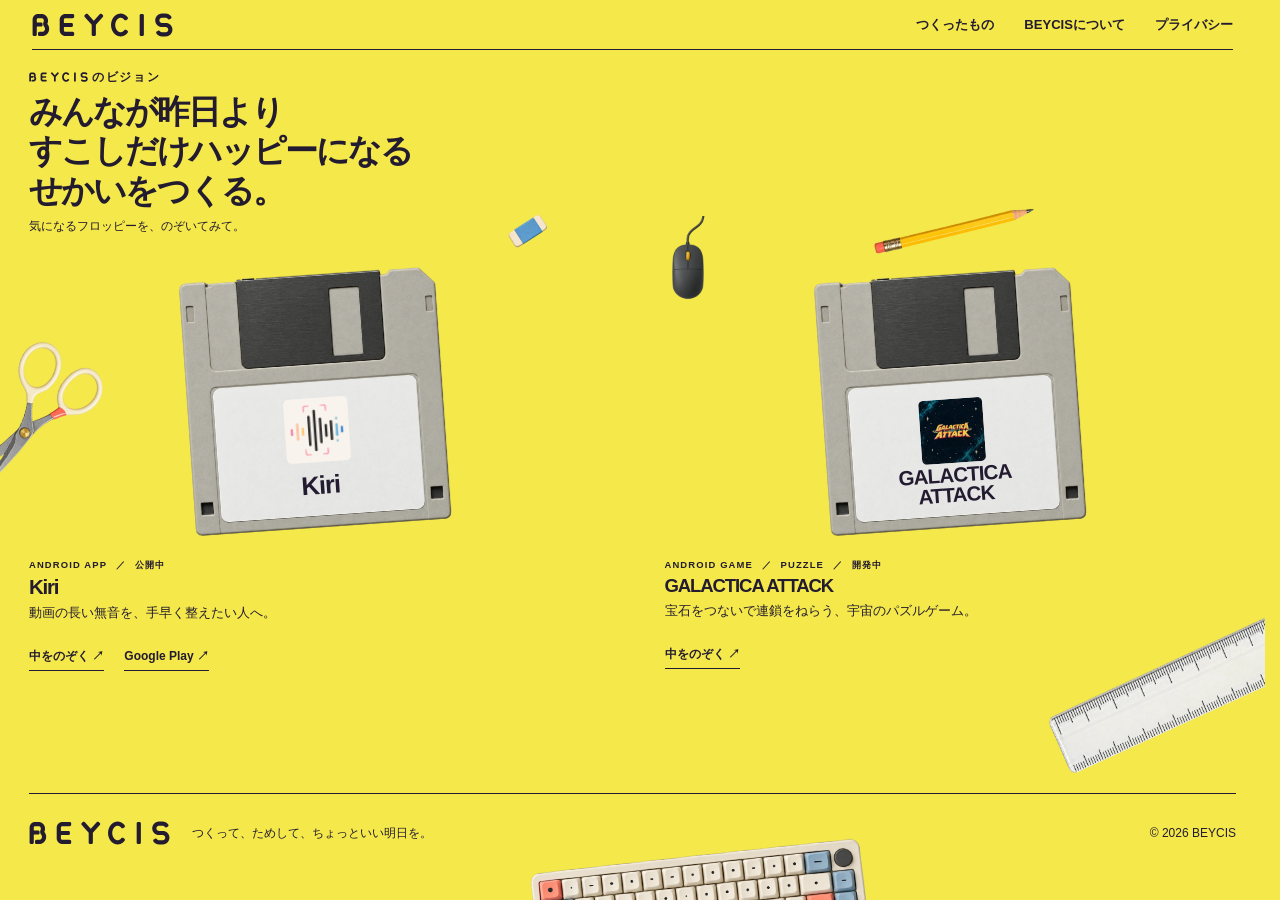
<file: index.html>
<!doctype html>
<html lang="ja">
<head>
  <meta charset="utf-8">
  <meta name="viewport" content="width=device-width, initial-scale=1">
  <meta name="description" content="好きなものと、誰かに必要なもの。その重なりから道具や遊びをつくるBEYCIS。KiriとGALACTICA ATTACKを紹介します。">
  <meta name="theme-color" content="#f4e84b">
  <link rel="icon" href="/favicon.ico" sizes="48x48">
  <link rel="icon" type="image/png" sizes="32x32" href="/assets/brand/favicon-32.png">
  <link rel="icon" type="image/png" sizes="16x16" href="/assets/brand/favicon-16.png">
  <link rel="apple-touch-icon" href="/apple-touch-icon.png">
  <link rel="manifest" href="/manifest.webmanifest">
  <meta name="apple-mobile-web-app-title" content="BEYCIS">
  <title>BEYCIS — つくって、ためして、ちょっといい明日を。</title>
  <link rel="stylesheet" href="assets/css/site.css?v=kiri-launch-1">
</head>
<body class="home-page">
  <header class="site-header">
    <a class="wordmark" href="index.html" aria-label="BEYCIS ホーム"><img src="assets/brand/BEYCIS_logo_ink.svg" alt="BEYCIS"></a>
    <nav class="site-nav" aria-label="メインメニュー">
      <a href="#products">つくったもの</a>
      <a href="about.html">BEYCISについて</a>
      <a href="privacy.html">プライバシー</a>
    </nav>
  </header>

  <div class="desk-sprinkles" aria-hidden="true">
    <img class="desk-prop desk-prop--pencil" src="assets/images/optimized/desk-pencil.webp" alt="">
    <img class="desk-prop desk-prop--ruler" src="assets/images/optimized/desk-ruler.webp" alt="">
    <img class="desk-prop desk-prop--eraser" src="assets/images/optimized/desk-eraser.webp" alt="">
    <img class="desk-prop desk-prop--scissors" src="assets/images/optimized/desk-scissors.webp" alt="">
    <img class="desk-prop desk-prop--keyboard" src="assets/images/optimized/desk-keyboard.webp" alt="">
    <img class="desk-prop desk-prop--mouse" src="assets/images/optimized/desk-mouse.webp" alt="">
  </div>

  <main class="home-dashboard">
    <section class="products-section" id="products" aria-labelledby="products-title">
      <div class="section-heading">
        <div>
          <p class="eyebrow"><img class="vision-wordmark" src="assets/brand/BEYCIS_logo_ink.svg" alt="BEYCIS" width="59" height="10">のビジョン</p>
          <h2 id="products-title">みんなが昨日より<br>すこしだけハッピーになる<br>せかいをつくる。</h2>
          <p>気になるフロッピーを、のぞいてみて。</p>
          <div class="carousel-controls" role="group" aria-label="製品を移動">
            <button class="carousel-button" type="button" data-carousel-previous aria-label="前の製品へ" disabled>←</button>
            <button class="carousel-button" type="button" data-carousel-next aria-label="次の製品へ">→</button>
          </div>
        </div>
      </div>

      <div class="product-carousel" data-product-carousel>
        <div class="product-carousel-viewport" data-carousel-viewport tabindex="0" role="region" aria-label="製品一覧。左右にスクロールできます。">
          <div class="product-grid product-track" role="list">
        <!-- 製品を追加するときは、このarticleを複製し、専用ページとロゴを設定してください。 -->
        <article class="product-card product-card--kiri" role="listitem">
          <a class="disk-link" href="products/kiri.html" aria-label="Kiriの紹介を見る">
            <span class="disk-tilt">
              <img class="disk-image" src="assets/images/optimized/floppy-disk.webp" alt="Kiriのアイコンと名前を印字した白いフロッピーディスク">
              <span class="disk-label" aria-hidden="true">
                <span class="disk-app-icon disk-app-icon--kiri"><img src="assets/images/optimized/kiri-app-icon.webp" alt="" width="256" height="256"></span>
                <span class="disk-name">Kiri</span>
              </span>
            </span>
          </a>
          <div class="product-copy">
            <p class="product-meta">ANDROID APP <span>／</span> 公開中</p>
            <h3>Kiri</h3>
            <p class="product-description">動画の長い無音を、手早く整えたい人へ。</p>
            <div class="product-links">
              <a class="text-link" href="products/kiri.html">中をのぞく <span aria-hidden="true">↗</span></a>
              <a class="text-link" href="https://play.google.com/store/apps/details?id=dev.beycis.kiri" target="_blank" rel="noopener">Google Play <span aria-hidden="true">↗</span></a>
            </div>
          </div>
        </article>

        <article class="product-card product-card--game" role="listitem">
          <a class="disk-link" href="products/galactica-attack.html" aria-label="GALACTICA ATTACKの紹介を見る">
            <span class="disk-tilt">
              <img class="disk-image" src="assets/images/optimized/floppy-disk.webp" alt="GALACTICA ATTACKのロゴと名前を印字した白いフロッピーディスク">
              <span class="disk-label disk-label--galactica" aria-hidden="true">
                <span class="disk-app-icon"><img src="assets/images/optimized/galactica-app-icon.webp" alt=""></span>
                <span class="disk-name">GALACTICA<br>ATTACK</span>
              </span>
            </span>
          </a>
          <div class="product-copy">
            <p class="product-meta">ANDROID GAME <span>／</span> PUZZLE <span>／</span> 開発中</p>
            <h3>GALACTICA ATTACK</h3>
            <p class="product-description">宝石をつないで連鎖をねらう、宇宙のパズルゲーム。</p>
            <a class="text-link" href="products/galactica-attack.html">中をのぞく <span aria-hidden="true">↗</span></a>
          </div>
        </article>
          </div>
        </div>
      </div>
    </section>
  </main>

  <footer class="site-footer">
    <a class="wordmark" href="index.html" aria-label="BEYCIS ホーム"><img src="assets/brand/BEYCIS_logo_ink.svg" alt="BEYCIS"></a>
    <p>つくって、ためして、ちょっといい明日を。</p>
    <small>© 2026 BEYCIS</small>
  </footer>
  <script src="assets/js/product-carousel.js?v=vision-4" defer></script>
</body>
</html>
</file>
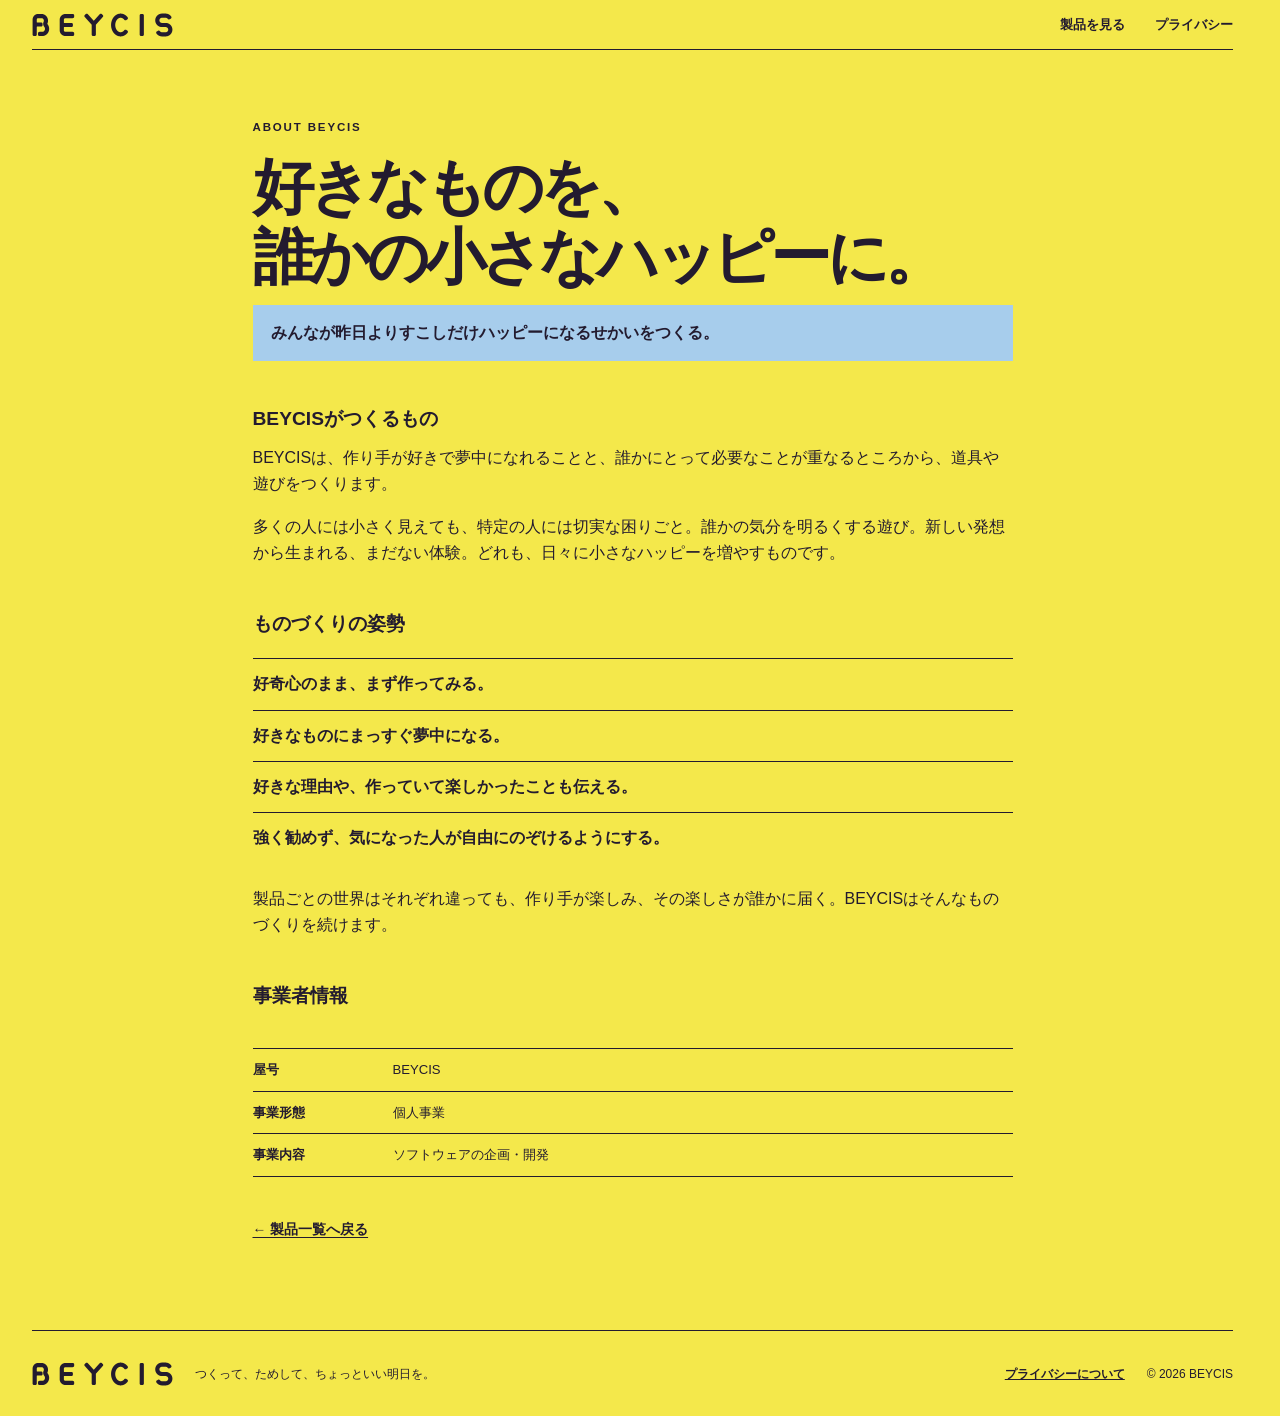
<file: about.html>
<!doctype html>
<html lang="ja">
<head>
  <meta charset="utf-8">
  <meta name="viewport" content="width=device-width, initial-scale=1">
  <meta name="description" content="BEYCISのビジョン、ものづくりの姿勢、事業者情報をご紹介します。">
  <meta name="theme-color" content="#f4e84b">
  <link rel="icon" href="/favicon.ico" sizes="48x48">
  <link rel="icon" type="image/png" sizes="32x32" href="/assets/brand/favicon-32.png">
  <link rel="icon" type="image/png" sizes="16x16" href="/assets/brand/favicon-16.png">
  <link rel="apple-touch-icon" href="/apple-touch-icon.png">
  <link rel="manifest" href="/manifest.webmanifest">
  <meta name="apple-mobile-web-app-title" content="BEYCIS">
  <title>BEYCISについて — 好きなものを、誰かの小さなハッピーに。</title>
  <link rel="stylesheet" href="assets/css/site.css?v=header-alignment-1">
</head>
<body>
  <header class="site-header">
    <a class="wordmark" href="index.html" aria-label="BEYCIS ホーム"><img src="assets/brand/BEYCIS_logo_ink.svg" alt="BEYCIS"></a>
    <nav class="site-nav" aria-label="メインメニュー">
      <a href="index.html#products">製品を見る</a>
      <a href="privacy.html">プライバシー</a>
    </nav>
  </header>

  <main class="legal-main about-main">
    <p class="eyebrow">ABOUT BEYCIS</p>
    <h1>好きなものを、<br>誰かの小さなハッピーに。</h1>
    <p class="about-manifesto">みんなが昨日よりすこしだけハッピーになるせかいをつくる。</p>

    <section aria-labelledby="about-vision">
      <h2 id="about-vision">BEYCISがつくるもの</h2>
      <p>BEYCISは、作り手が好きで夢中になれることと、誰かにとって必要なことが重なるところから、道具や遊びをつくります。</p>
      <p>多くの人には小さく見えても、特定の人には切実な困りごと。誰かの気分を明るくする遊び。新しい発想から生まれる、まだない体験。どれも、日々に小さなハッピーを増やすものです。</p>
    </section>

    <section aria-labelledby="about-way">
      <h2 id="about-way">ものづくりの姿勢</h2>
      <ul class="about-principles">
        <li>好奇心のまま、まず作ってみる。</li>
        <li>好きなものにまっすぐ夢中になる。</li>
        <li>好きな理由や、作っていて楽しかったことも伝える。</li>
        <li>強く勧めず、気になった人が自由にのぞけるようにする。</li>
      </ul>
      <p>製品ごとの世界はそれぞれ違っても、作り手が楽しみ、その楽しさが誰かに届く。BEYCISはそんなものづくりを続けます。</p>
    </section>

    <section aria-labelledby="operator-title">
      <h2 id="operator-title">事業者情報</h2>
      <dl class="operator-info">
        <div><dt>屋号</dt><dd>BEYCIS</dd></div>
        <div><dt>事業形態</dt><dd>個人事業</dd></div>
        <div><dt>事業内容</dt><dd>ソフトウェアの企画・開発</dd></div>
      </dl>
    </section>

    <a class="back-link" href="index.html">← 製品一覧へ戻る</a>
  </main>

  <footer class="site-footer">
    <a class="wordmark" href="index.html" aria-label="BEYCIS ホーム"><img src="assets/brand/BEYCIS_logo_ink.svg" alt="BEYCIS"></a>
    <p>つくって、ためして、ちょっといい明日を。</p>
    <a href="privacy.html">プライバシーについて</a>
    <small>© 2026 BEYCIS</small>
  </footer>
</body>
</html>
</file>
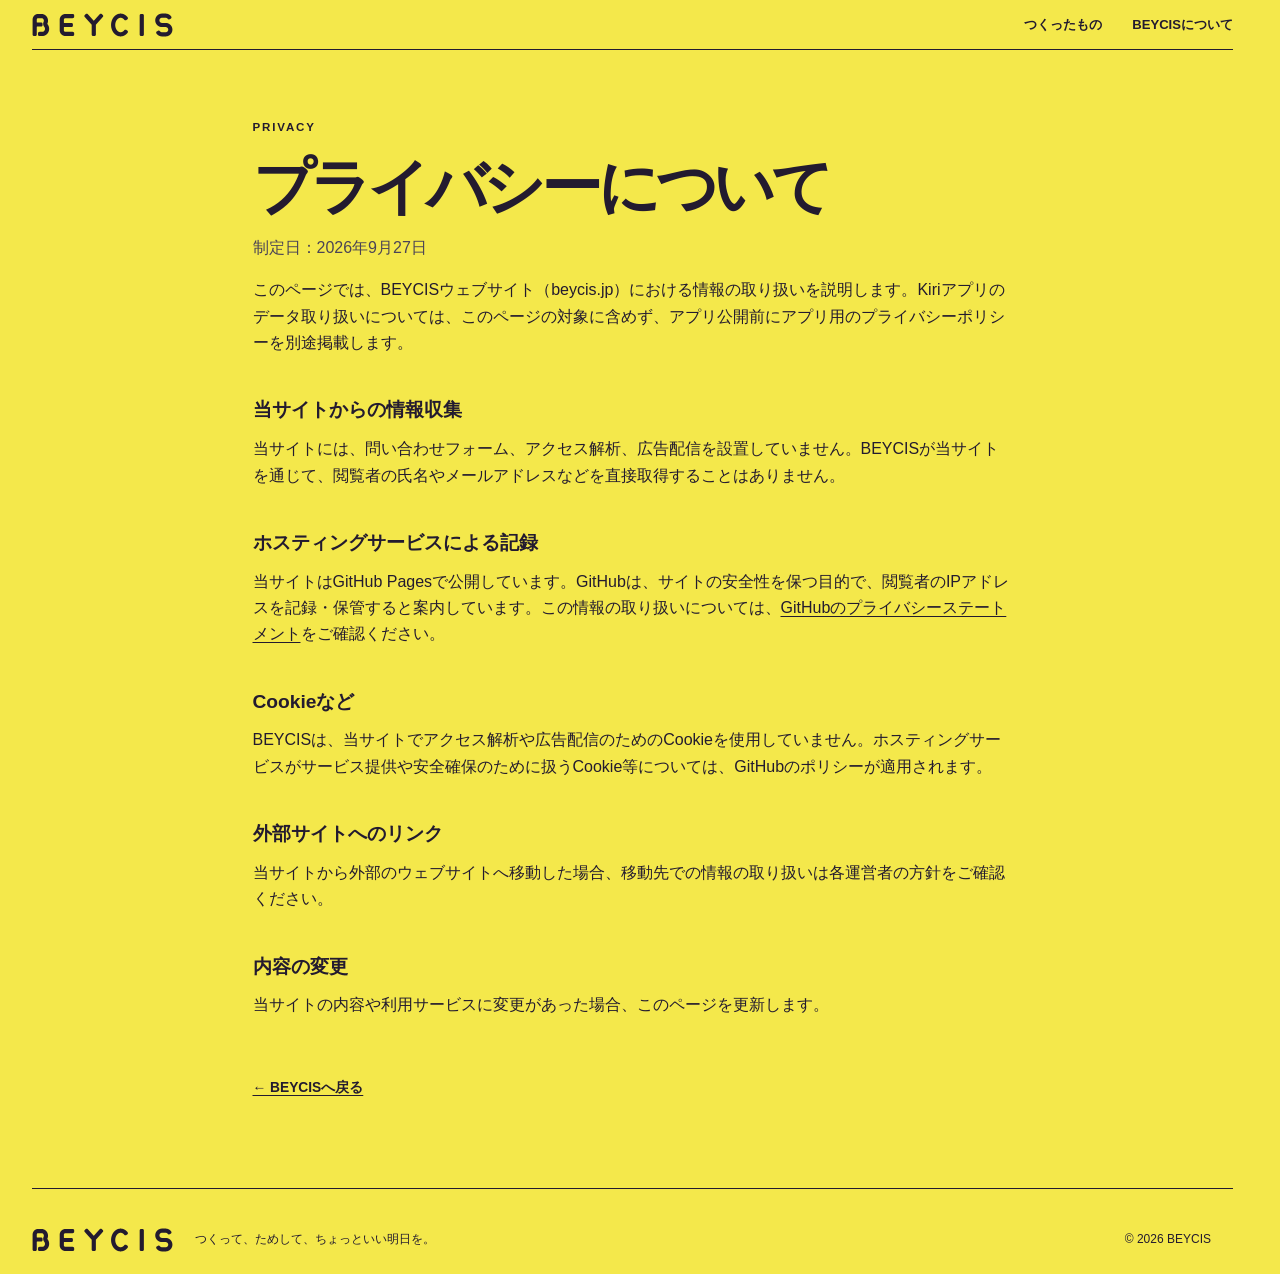
<file: privacy.html>
<!doctype html>
<html lang="ja">
<head>
  <meta charset="utf-8">
  <meta name="viewport" content="width=device-width, initial-scale=1">
  <meta name="description" content="BEYCISウェブサイトにおける情報の取り扱いについて。">
  <meta name="theme-color" content="#f4e84b">
  <link rel="icon" href="/favicon.ico" sizes="48x48">
  <link rel="icon" type="image/png" sizes="32x32" href="/assets/brand/favicon-32.png">
  <link rel="icon" type="image/png" sizes="16x16" href="/assets/brand/favicon-16.png">
  <link rel="apple-touch-icon" href="/apple-touch-icon.png">
  <link rel="manifest" href="/manifest.webmanifest">
  <meta name="apple-mobile-web-app-title" content="BEYCIS">
  <title>プライバシーについて | BEYCIS</title>
  <link rel="stylesheet" href="assets/css/site.css?v=header-alignment-1">
</head>
<body>
  <header class="site-header">
    <a class="wordmark" href="index.html" aria-label="BEYCIS ホーム"><img src="assets/brand/BEYCIS_logo_ink.svg" alt="BEYCIS"></a>
    <nav class="site-nav" aria-label="メインメニュー">
      <a href="index.html#products">つくったもの</a>
      <a href="about.html">BEYCISについて</a>
    </nav>
  </header>
  <main class="legal-main">
    <p class="eyebrow">PRIVACY</p>
    <h1>プライバシーについて</h1>
    <p class="muted">制定日：2026年9月27日</p>
    <p>このページでは、BEYCISウェブサイト（beycis.jp）における情報の取り扱いを説明します。Kiriアプリのデータ取り扱いについては、このページの対象に含めず、アプリ公開前にアプリ用のプライバシーポリシーを別途掲載します。</p>

    <h2>当サイトからの情報収集</h2>
    <p>当サイトには、問い合わせフォーム、アクセス解析、広告配信を設置していません。BEYCISが当サイトを通じて、閲覧者の氏名やメールアドレスなどを直接取得することはありません。</p>

    <h2>ホスティングサービスによる記録</h2>
    <p>当サイトはGitHub Pagesで公開しています。GitHubは、サイトの安全性を保つ目的で、閲覧者のIPアドレスを記録・保管すると案内しています。この情報の取り扱いについては、<a href="https://docs.github.com/en/site-policy/privacy-policies/github-general-privacy-statement">GitHubのプライバシーステートメント</a>をご確認ください。</p>

    <h2>Cookieなど</h2>
    <p>BEYCISは、当サイトでアクセス解析や広告配信のためのCookieを使用していません。ホスティングサービスがサービス提供や安全確保のために扱うCookie等については、GitHubのポリシーが適用されます。</p>

    <h2>外部サイトへのリンク</h2>
    <p>当サイトから外部のウェブサイトへ移動した場合、移動先での情報の取り扱いは各運営者の方針をご確認ください。</p>

    <h2>内容の変更</h2>
    <p>当サイトの内容や利用サービスに変更があった場合、このページを更新します。</p>
    <a class="back-link" href="index.html">← BEYCISへ戻る</a>
  </main>
  <footer class="site-footer legal-footer">
    <a class="wordmark" href="index.html" aria-label="BEYCIS ホーム"><img src="assets/brand/BEYCIS_logo_ink.svg" alt="BEYCIS"></a>
    <p>つくって、ためして、ちょっといい明日を。</p>
    <small>© 2026 BEYCIS</small>
  </footer>
</body>
</html>
</file>
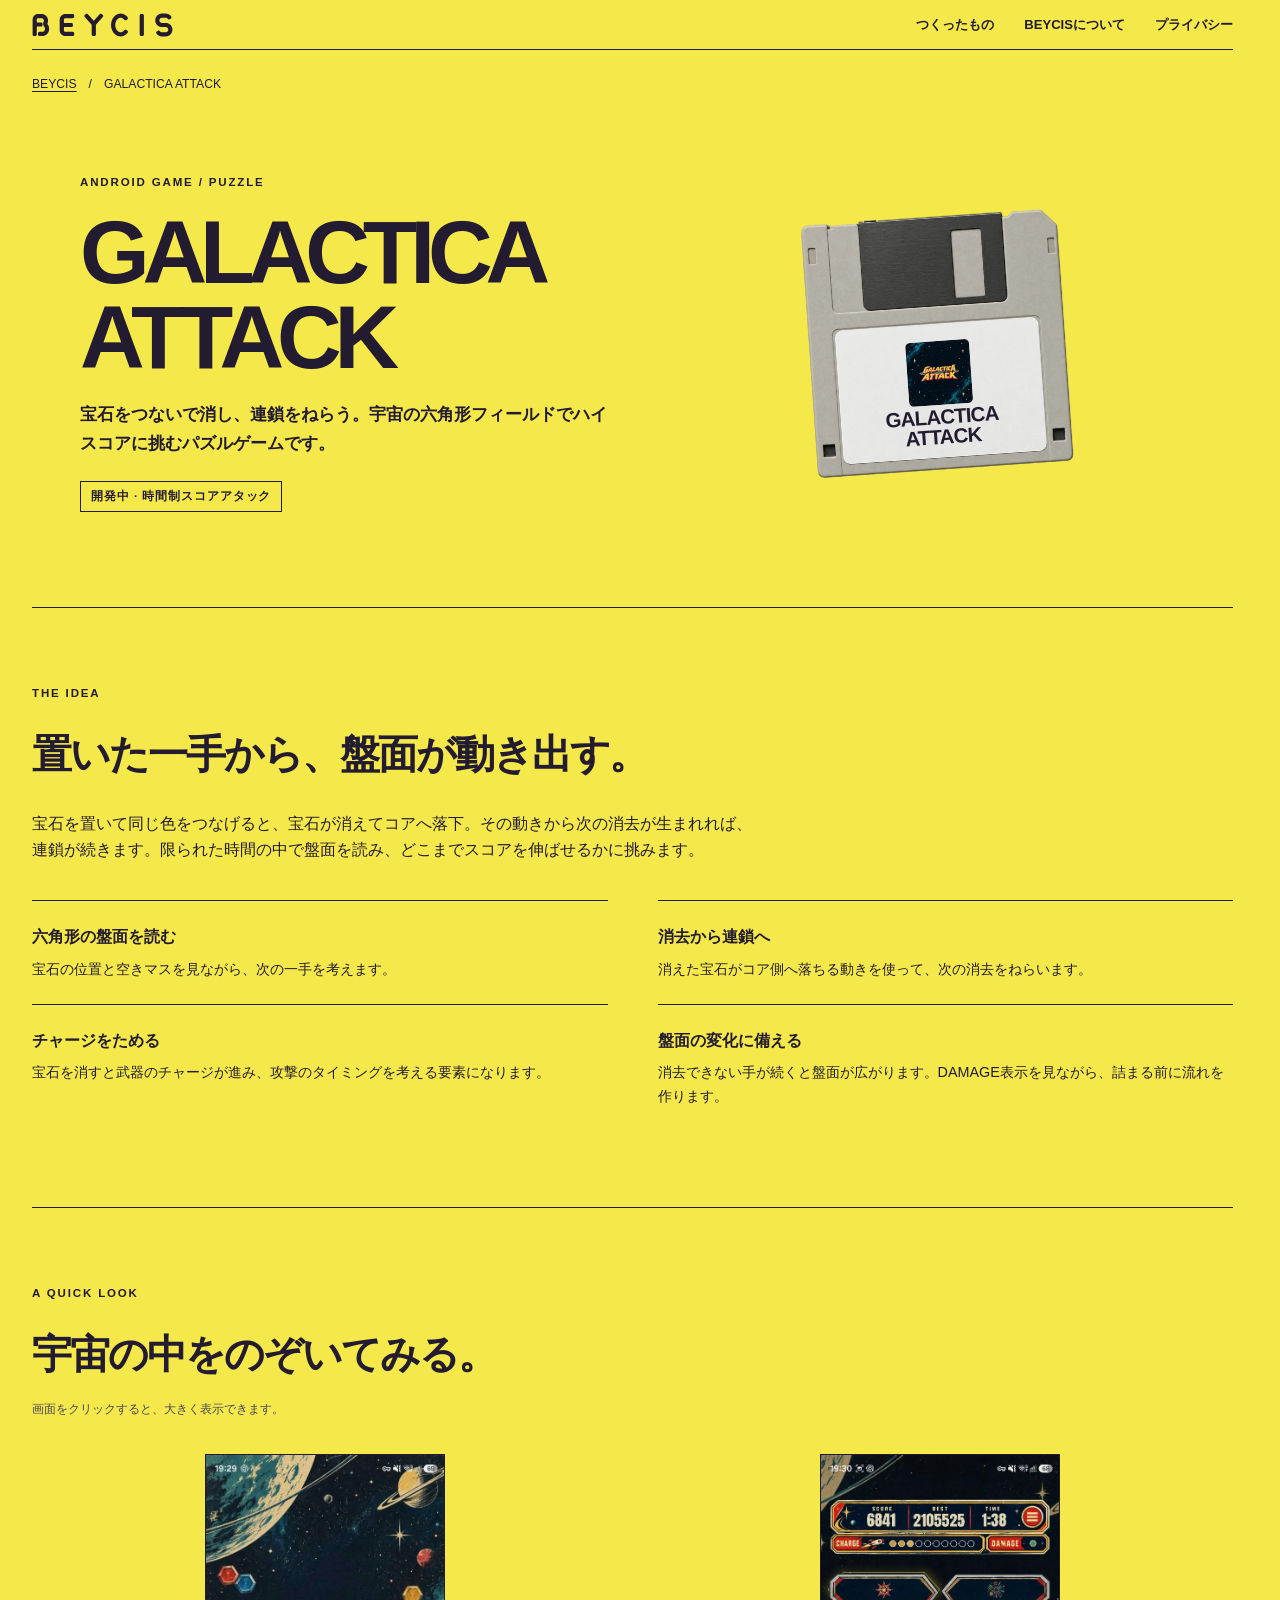
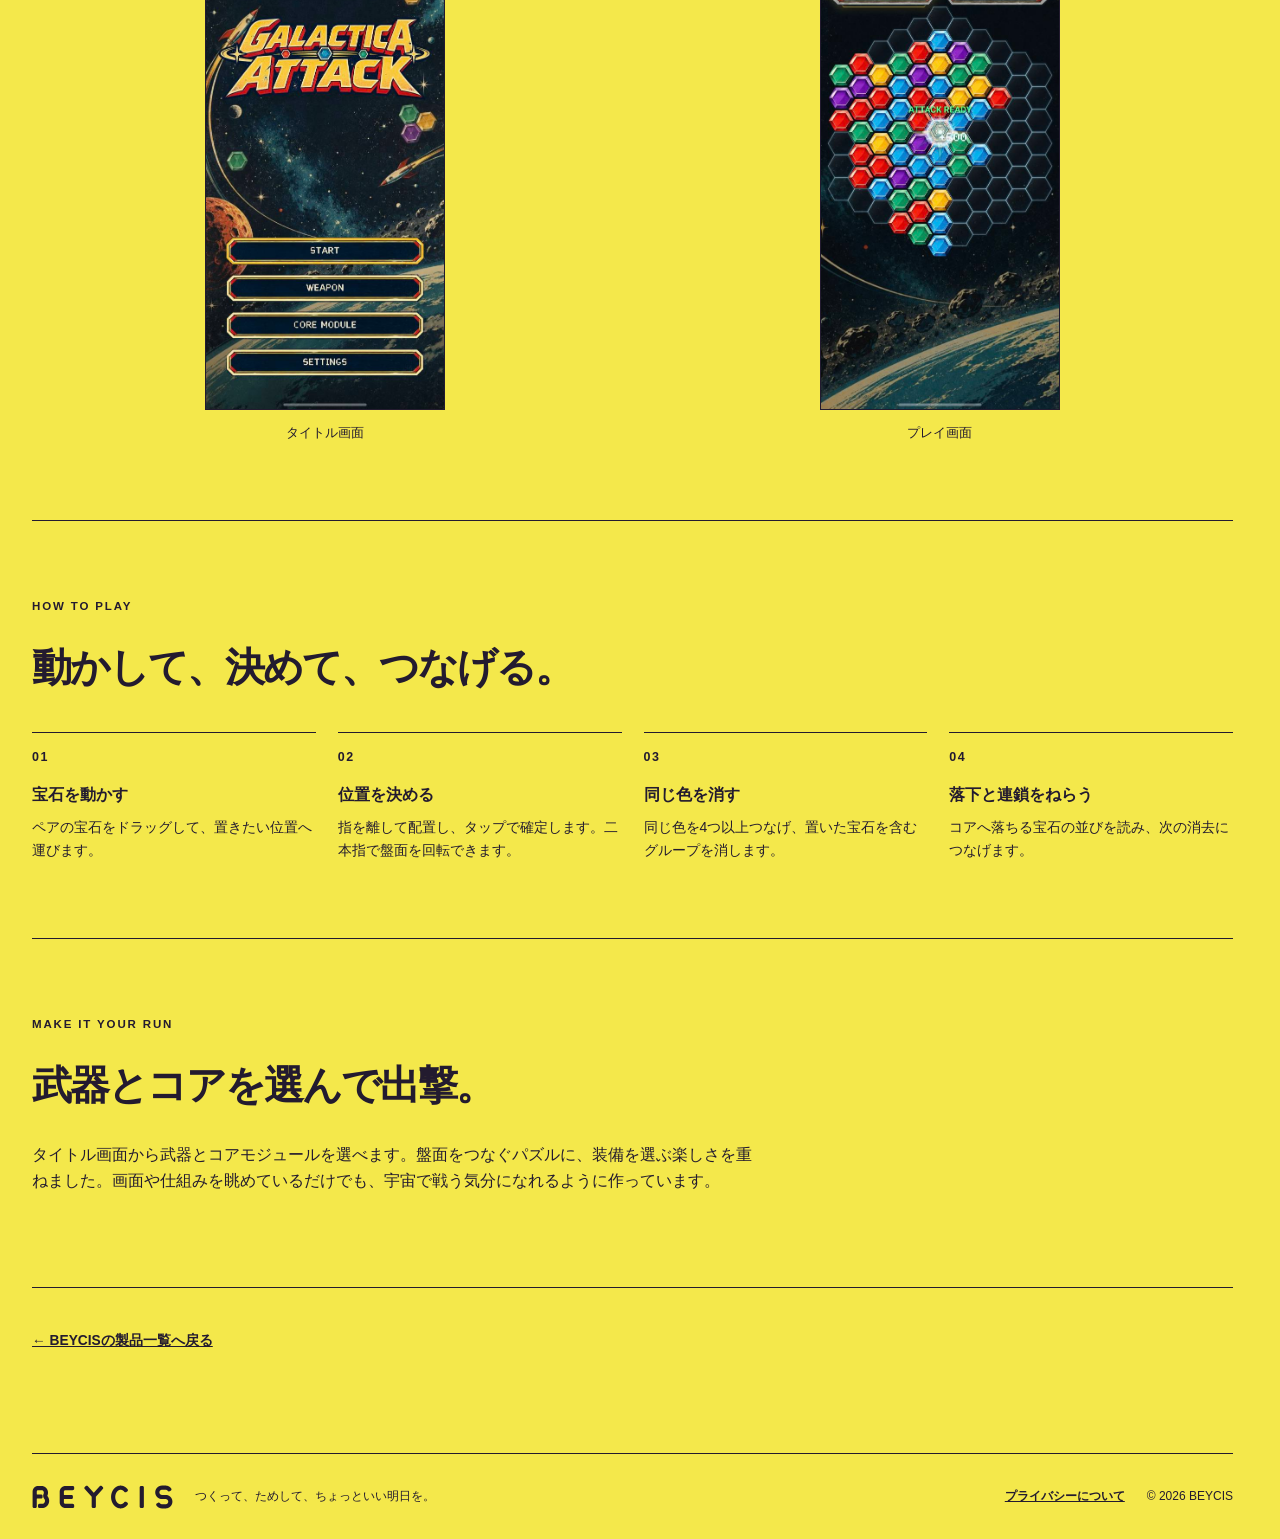
<file: products/galactica-attack.html>
<!doctype html>
<html lang="ja">
<head>
  <meta charset="utf-8">
  <meta name="viewport" content="width=device-width, initial-scale=1">
  <meta name="description" content="GALACTICA ATTACKは、六角形の宇宙盤面で宝石をつなぎ、連鎖をねらう時間制パズルゲームです。">
  <meta name="theme-color" content="#f4e84b">
  <link rel="icon" href="/favicon.ico" sizes="48x48">
  <link rel="icon" type="image/png" sizes="32x32" href="/assets/brand/favicon-32.png">
  <link rel="icon" type="image/png" sizes="16x16" href="/assets/brand/favicon-16.png">
  <link rel="apple-touch-icon" href="/apple-touch-icon.png">
  <link rel="manifest" href="/manifest.webmanifest">
  <meta name="apple-mobile-web-app-title" content="BEYCIS">
  <title>GALACTICA ATTACK — つないで、消して、連鎖をねらう。 | BEYCIS</title>
  <link rel="stylesheet" href="../assets/css/site.css?v=header-alignment-1">
</head>
<body class="product-page">
  <header class="site-header">
    <a class="wordmark" href="../index.html" aria-label="BEYCIS ホーム"><img src="../assets/brand/BEYCIS_logo_ink.svg" alt="BEYCIS"></a>
    <nav class="site-nav" aria-label="メインメニュー">
      <a href="../index.html#products">つくったもの</a>
      <a href="../about.html">BEYCISについて</a>
      <a href="../privacy.html">プライバシー</a>
    </nav>
  </header>

  <main>
    <p class="breadcrumb"><a href="../index.html">BEYCIS</a>　/　GALACTICA ATTACK</p>

    <section class="product-hero" aria-labelledby="game-title">
      <div>
        <p class="eyebrow">ANDROID GAME / PUZZLE</p>
        <h1 id="game-title">GALACTICA<br>ATTACK</h1>
        <p class="lead">宝石をつないで消し、連鎖をねらう。宇宙の六角形フィールドでハイスコアに挑むパズルゲームです。</p>
        <span class="status-label">開発中 · 時間制スコアアタック</span>
      </div>
      <div class="product-visual">
        <span class="disk-tilt">
          <img class="disk-image" src="../assets/images/optimized/floppy-disk.webp" alt="GALACTICA ATTACKのアイコンを載せた白いフロッピーディスク">
          <span class="disk-label disk-label--galactica" aria-hidden="true">
            <span class="disk-app-icon"><img src="../assets/images/optimized/galactica-app-icon.webp" alt=""></span>
            <span class="disk-name">GALACTICA<br>ATTACK</span>
          </span>
        </span>
      </div>
    </section>

    <section class="detail-section" aria-labelledby="about-game-title">
      <p class="eyebrow">THE IDEA</p>
      <h2 id="about-game-title">置いた一手から、盤面が動き出す。</h2>
      <p class="detail-intro">宝石を置いて同じ色をつなげると、宝石が消えてコアへ落下。その動きから次の消去が生まれれば、連鎖が続きます。限られた時間の中で盤面を読み、どこまでスコアを伸ばせるかに挑みます。</p>
      <div class="feature-grid">
        <article class="feature"><h3>六角形の盤面を読む</h3><p>宝石の位置と空きマスを見ながら、次の一手を考えます。</p></article>
        <article class="feature"><h3>消去から連鎖へ</h3><p>消えた宝石がコア側へ落ちる動きを使って、次の消去をねらいます。</p></article>
        <article class="feature"><h3>チャージをためる</h3><p>宝石を消すと武器のチャージが進み、攻撃のタイミングを考える要素になります。</p></article>
        <article class="feature"><h3>盤面の変化に備える</h3><p>消去できない手が続くと盤面が広がります。DAMAGE表示を見ながら、詰まる前に流れを作ります。</p></article>
      </div>
    </section>

    <section class="detail-section" aria-labelledby="screens-title">
      <p class="eyebrow">A QUICK LOOK</p>
      <h2 id="screens-title">宇宙の中をのぞいてみる。</h2>
      <p class="screenshot-hint">画面をクリックすると、大きく表示できます。</p>
      <div class="screenshots" aria-label="GALACTICA ATTACKのゲーム画面">
        <figure class="screenshot">
          <a class="screenshot-zoom" href="../assets/images/galactica-title-screen.jpg" target="_blank" rel="noopener" aria-label="GALACTICA ATTACKのタイトル画面を大きく表示（新しいタブ）">
            <img src="../assets/images/galactica-title-screen.jpg" alt="宇宙を背景にGALACTICA ATTACKのロゴとメニューが並ぶタイトル画面" width="549" height="1280" loading="lazy">
          </a>
          <figcaption>タイトル画面</figcaption>
        </figure>
        <figure class="screenshot">
          <a class="screenshot-zoom" href="../assets/images/galactica-gameplay-screen.jpg" target="_blank" rel="noopener" aria-label="GALACTICA ATTACKのプレイ画面を大きく表示（新しいタブ）">
            <img src="../assets/images/galactica-gameplay-screen.jpg" alt="六角形の盤面に色とりどりの宝石が並ぶプレイ画面" width="549" height="1280" loading="lazy">
          </a>
          <figcaption>プレイ画面</figcaption>
        </figure>
      </div>
    </section>

    <section class="detail-section" aria-labelledby="howto-title">
      <p class="eyebrow">HOW TO PLAY</p>
      <h2 id="howto-title">動かして、決めて、つなげる。</h2>
      <div class="steps-grid">
        <article class="step"><b>01</b><h3>宝石を動かす</h3><p>ペアの宝石をドラッグして、置きたい位置へ運びます。</p></article>
        <article class="step"><b>02</b><h3>位置を決める</h3><p>指を離して配置し、タップで確定します。二本指で盤面を回転できます。</p></article>
        <article class="step"><b>03</b><h3>同じ色を消す</h3><p>同じ色を4つ以上つなげ、置いた宝石を含むグループを消します。</p></article>
        <article class="step"><b>04</b><h3>落下と連鎖をねらう</h3><p>コアへ落ちる宝石の並びを読み、次の消去につなげます。</p></article>
      </div>
    </section>

    <section class="detail-section" aria-labelledby="loadout-title">
      <p class="eyebrow">MAKE IT YOUR RUN</p>
      <h2 id="loadout-title">武器とコアを選んで出撃。</h2>
      <p class="detail-intro">タイトル画面から武器とコアモジュールを選べます。盤面をつなぐパズルに、装備を選ぶ楽しさを重ねました。画面や仕組みを眺めているだけでも、宇宙で戦う気分になれるように作っています。</p>
    </section>

    <a class="back-link" href="../index.html#products">← BEYCISの製品一覧へ戻る</a>
  </main>

  <footer class="site-footer">
    <a class="wordmark" href="../index.html" aria-label="BEYCIS ホーム"><img src="../assets/brand/BEYCIS_logo_ink.svg" alt="BEYCIS"></a>
    <p>つくって、ためして、ちょっといい明日を。</p>
    <a href="../privacy.html">プライバシーについて</a>
    <small>© 2026 BEYCIS</small>
  </footer>
</body>
</html>
</file>
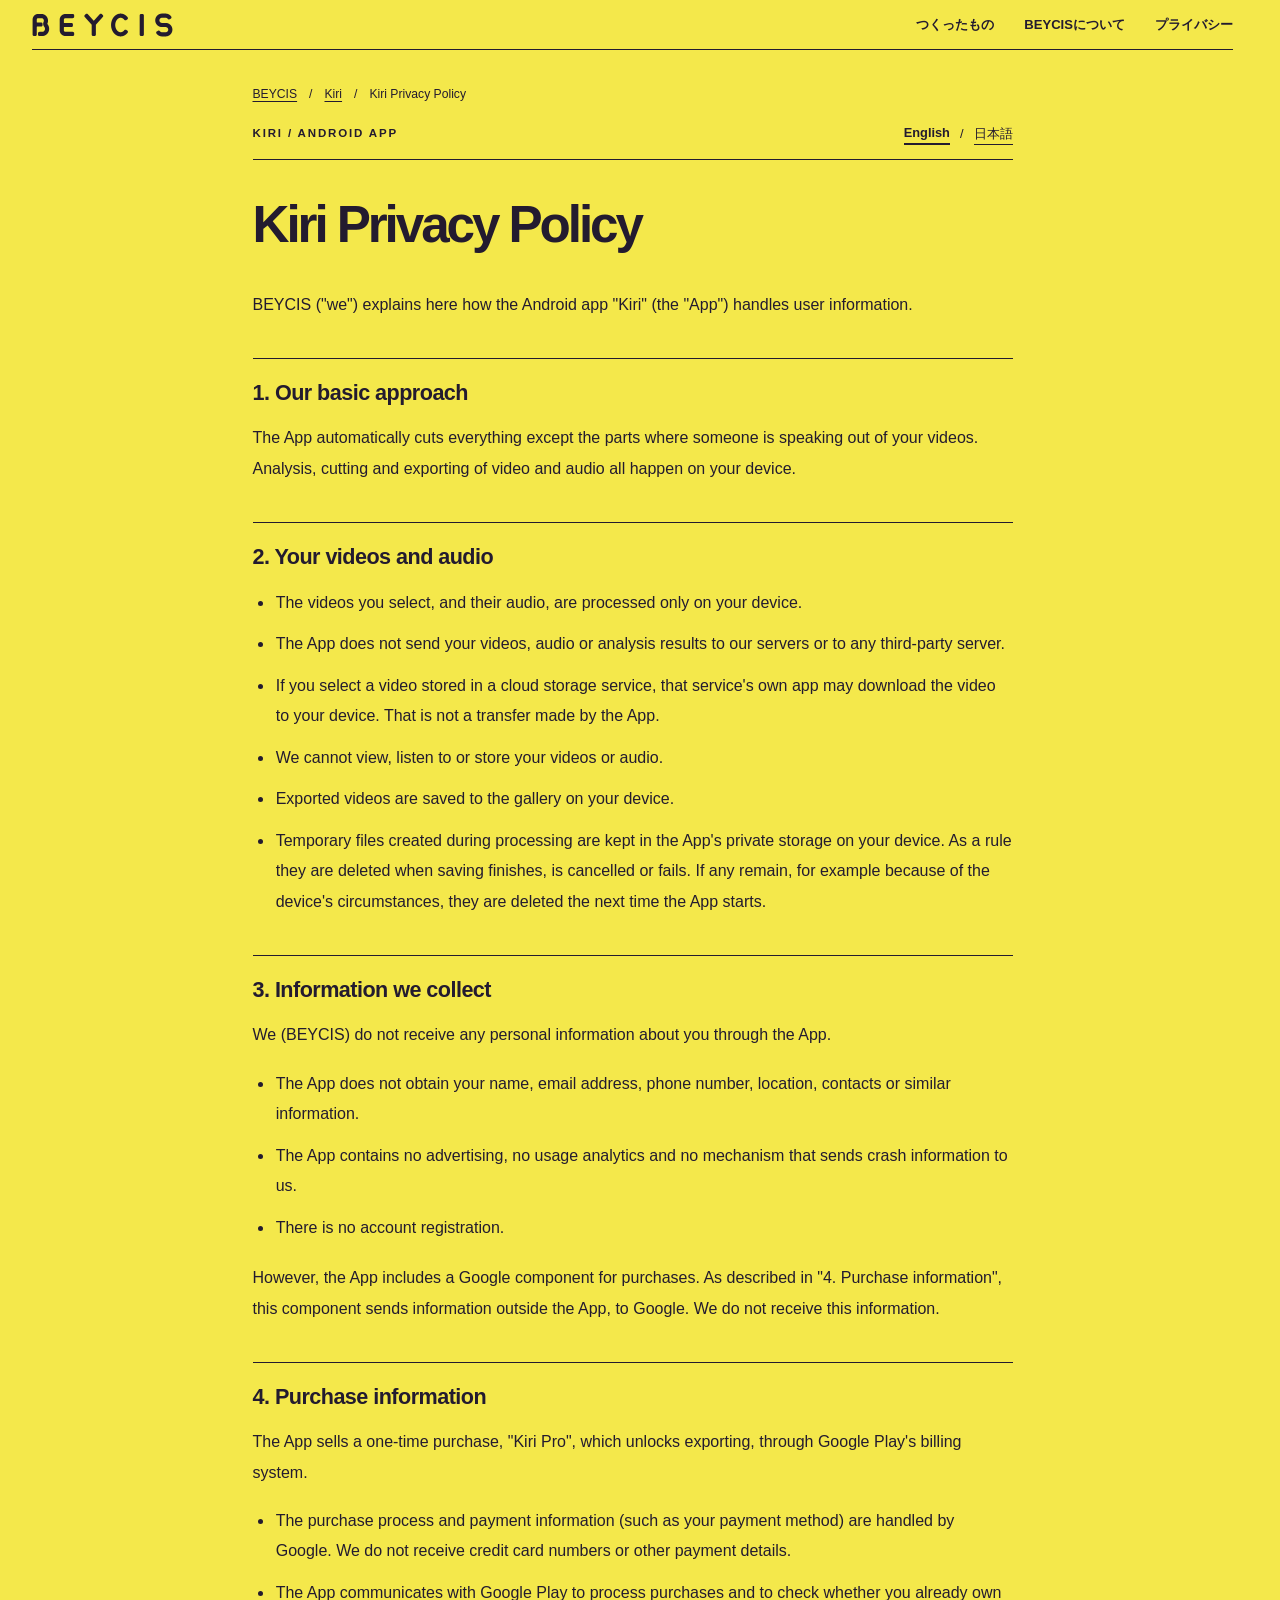
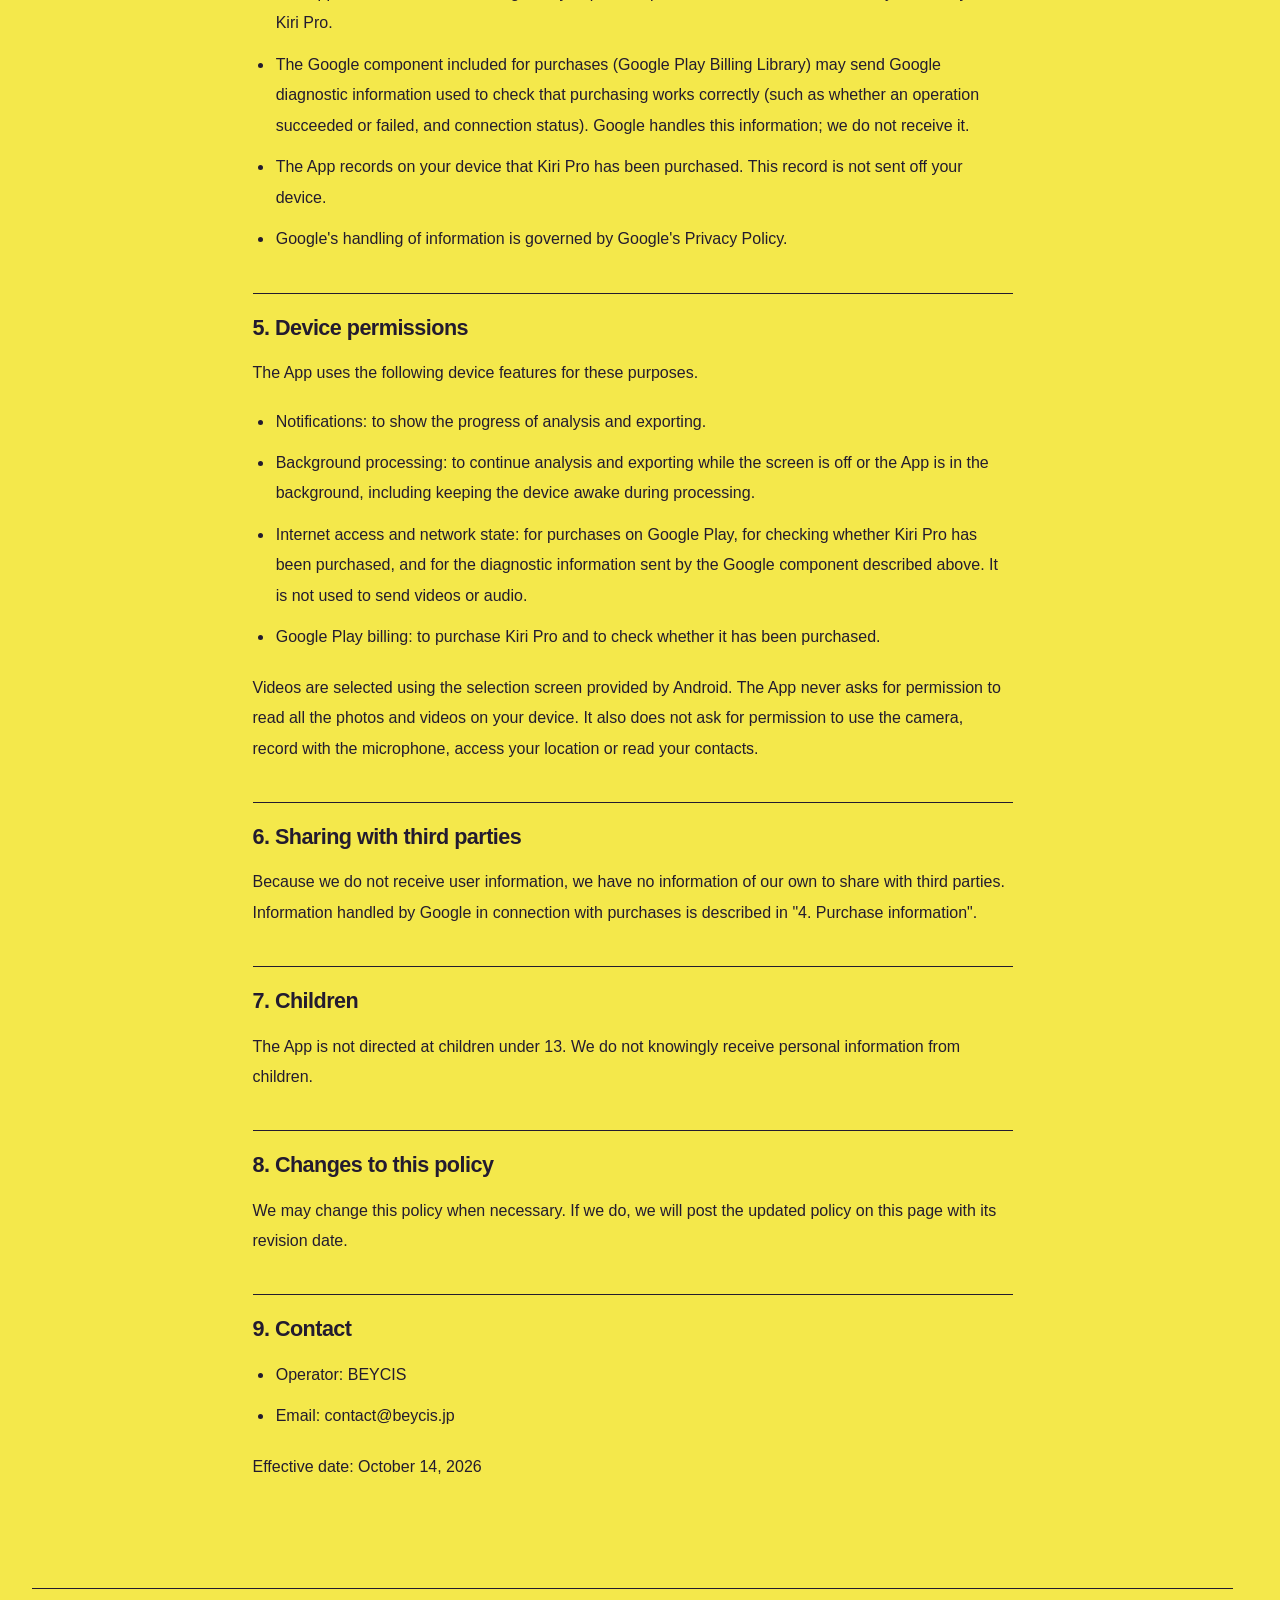
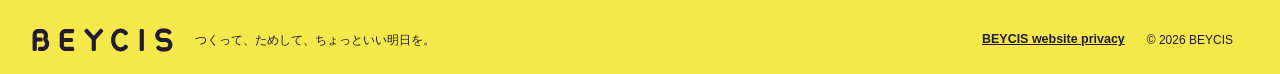
<file: products/kiri-privacy-en.html>
<!doctype html>
<html lang="en">
<head>
  <meta charset="utf-8">
  <meta name="viewport" content="width=device-width, initial-scale=1">
  <meta name="description" content="Privacy Policy for the Android app Kiri.">
  <meta name="theme-color" content="#f4e84b">
  <link rel="icon" href="/favicon.ico" sizes="48x48">
  <link rel="icon" type="image/png" sizes="32x32" href="/assets/brand/favicon-32.png">
  <link rel="icon" type="image/png" sizes="16x16" href="/assets/brand/favicon-16.png">
  <link rel="apple-touch-icon" href="/apple-touch-icon.png">
  <link rel="manifest" href="/manifest.webmanifest">
  <meta name="apple-mobile-web-app-title" content="BEYCIS">
  <title>Kiri Privacy Policy | BEYCIS</title>
  <link rel="stylesheet" href="../assets/css/site.css?v=kiri-privacy-preview-2">
</head>
<body class="legal-page kiri-policy-page">
  <header class="site-header" lang="ja">
    <a class="wordmark" href="../index.html" aria-label="BEYCIS ホーム"><img src="../assets/brand/BEYCIS_logo_ink.svg" alt="BEYCIS"></a>
    <nav class="site-nav" aria-label="メインメニュー">
      <a href="../index.html#products">つくったもの</a>
      <a href="../about.html">BEYCISについて</a>
      <a href="../privacy.html">プライバシー</a>
    </nav>
  </header>
  <main class="legal-main kiri-policy-main">
    <p class="breadcrumb"><a href="../index.html">BEYCIS</a>　/　<a href="kiri.html">Kiri</a>　/　Kiri Privacy Policy</p>
    <div class="policy-toolbar">
      <p class="eyebrow">KIRI / ANDROID APP</p>
      <nav class="policy-language" aria-label="Language">
        <span lang="en" aria-current="page">English</span>
        <span aria-hidden="true">/</span>
        <a href="kiri-privacy-ja.html" lang="ja" hreflang="ja">日本語</a>
      </nav>
    </div>
    <article class="kiri-policy" lang="en">
<h1>Kiri Privacy Policy</h1>
<p>BEYCIS ("we") explains here how the Android app "Kiri" (the "App") handles user information.</p>
<h2>1. Our basic approach</h2>
<p>The App automatically cuts everything except the parts where someone is speaking out of your videos. Analysis, cutting and exporting of video and audio all happen on your device.</p>
<h2>2. Your videos and audio</h2>
<ul>
<li>The videos you select, and their audio, are processed only on your device.</li>
<li>The App does not send your videos, audio or analysis results to our servers or to any third-party server.</li>
<li>If you select a video stored in a cloud storage service, that service's own app may download the video to your device. That is not a transfer made by the App.</li>
<li>We cannot view, listen to or store your videos or audio.</li>
<li>Exported videos are saved to the gallery on your device.</li>
<li>Temporary files created during processing are kept in the App's private storage on your device. As a rule they are deleted when saving finishes, is cancelled or fails. If any remain, for example because of the device's circumstances, they are deleted the next time the App starts.</li>
</ul>
<h2>3. Information we collect</h2>
<p>We (BEYCIS) do not receive any personal information about you through the App.</p>
<ul>
<li>The App does not obtain your name, email address, phone number, location, contacts or similar information.</li>
<li>The App contains no advertising, no usage analytics and no mechanism that sends crash information to us.</li>
<li>There is no account registration.</li>
</ul>
<p>However, the App includes a Google component for purchases. As described in "4. Purchase information", this component sends information outside the App, to Google. We do not receive this information.</p>
<h2>4. Purchase information</h2>
<p>The App sells a one-time purchase, "Kiri Pro", which unlocks exporting, through Google Play's billing system.</p>
<ul>
<li>The purchase process and payment information (such as your payment method) are handled by Google. We do not receive credit card numbers or other payment details.</li>
<li>The App communicates with Google Play to process purchases and to check whether you already own Kiri Pro.</li>
<li>The Google component included for purchases (Google Play Billing Library) may send Google diagnostic information used to check that purchasing works correctly (such as whether an operation succeeded or failed, and connection status). Google handles this information; we do not receive it.</li>
<li>The App records on your device that Kiri Pro has been purchased. This record is not sent off your device.</li>
<li>Google's handling of information is governed by Google's Privacy Policy.</li>
</ul>
<h2>5. Device permissions</h2>
<p>The App uses the following device features for these purposes.</p>
<ul>
<li>Notifications: to show the progress of analysis and exporting.</li>
<li>Background processing: to continue analysis and exporting while the screen is off or the App is in the background, including keeping the device awake during processing.</li>
<li>Internet access and network state: for purchases on Google Play, for checking whether Kiri Pro has been purchased, and for the diagnostic information sent by the Google component described above. It is not used to send videos or audio.</li>
<li>Google Play billing: to purchase Kiri Pro and to check whether it has been purchased.</li>
</ul>
<p>Videos are selected using the selection screen provided by Android. The App never asks for permission to read all the photos and videos on your device. It also does not ask for permission to use the camera, record with the microphone, access your location or read your contacts.</p>
<h2>6. Sharing with third parties</h2>
<p>Because we do not receive user information, we have no information of our own to share with third parties. Information handled by Google in connection with purchases is described in "4. Purchase information".</p>
<h2>7. Children</h2>
<p>The App is not directed at children under 13. We do not knowingly receive personal information from children.</p>
<h2>8. Changes to this policy</h2>
<p>We may change this policy when necessary. If we do, we will post the updated policy on this page with its revision date.</p>
<h2>9. Contact</h2>
<ul>
<li>Operator: BEYCIS</li>
<li>Email: contact@beycis.jp</li>
</ul>
<p>Effective date: October 14, 2026</p>
    </article>
  </main>
  <footer class="site-footer legal-footer" lang="ja">
    <a class="wordmark" href="../index.html" aria-label="BEYCIS ホーム"><img src="../assets/brand/BEYCIS_logo_ink.svg" alt="BEYCIS"></a>
    <p>つくって、ためして、ちょっといい明日を。</p>
    <a href="../privacy.html" lang="en">BEYCIS website privacy</a>
    <small>© 2026 BEYCIS</small>
  </footer>
</body>
</html>
</file>
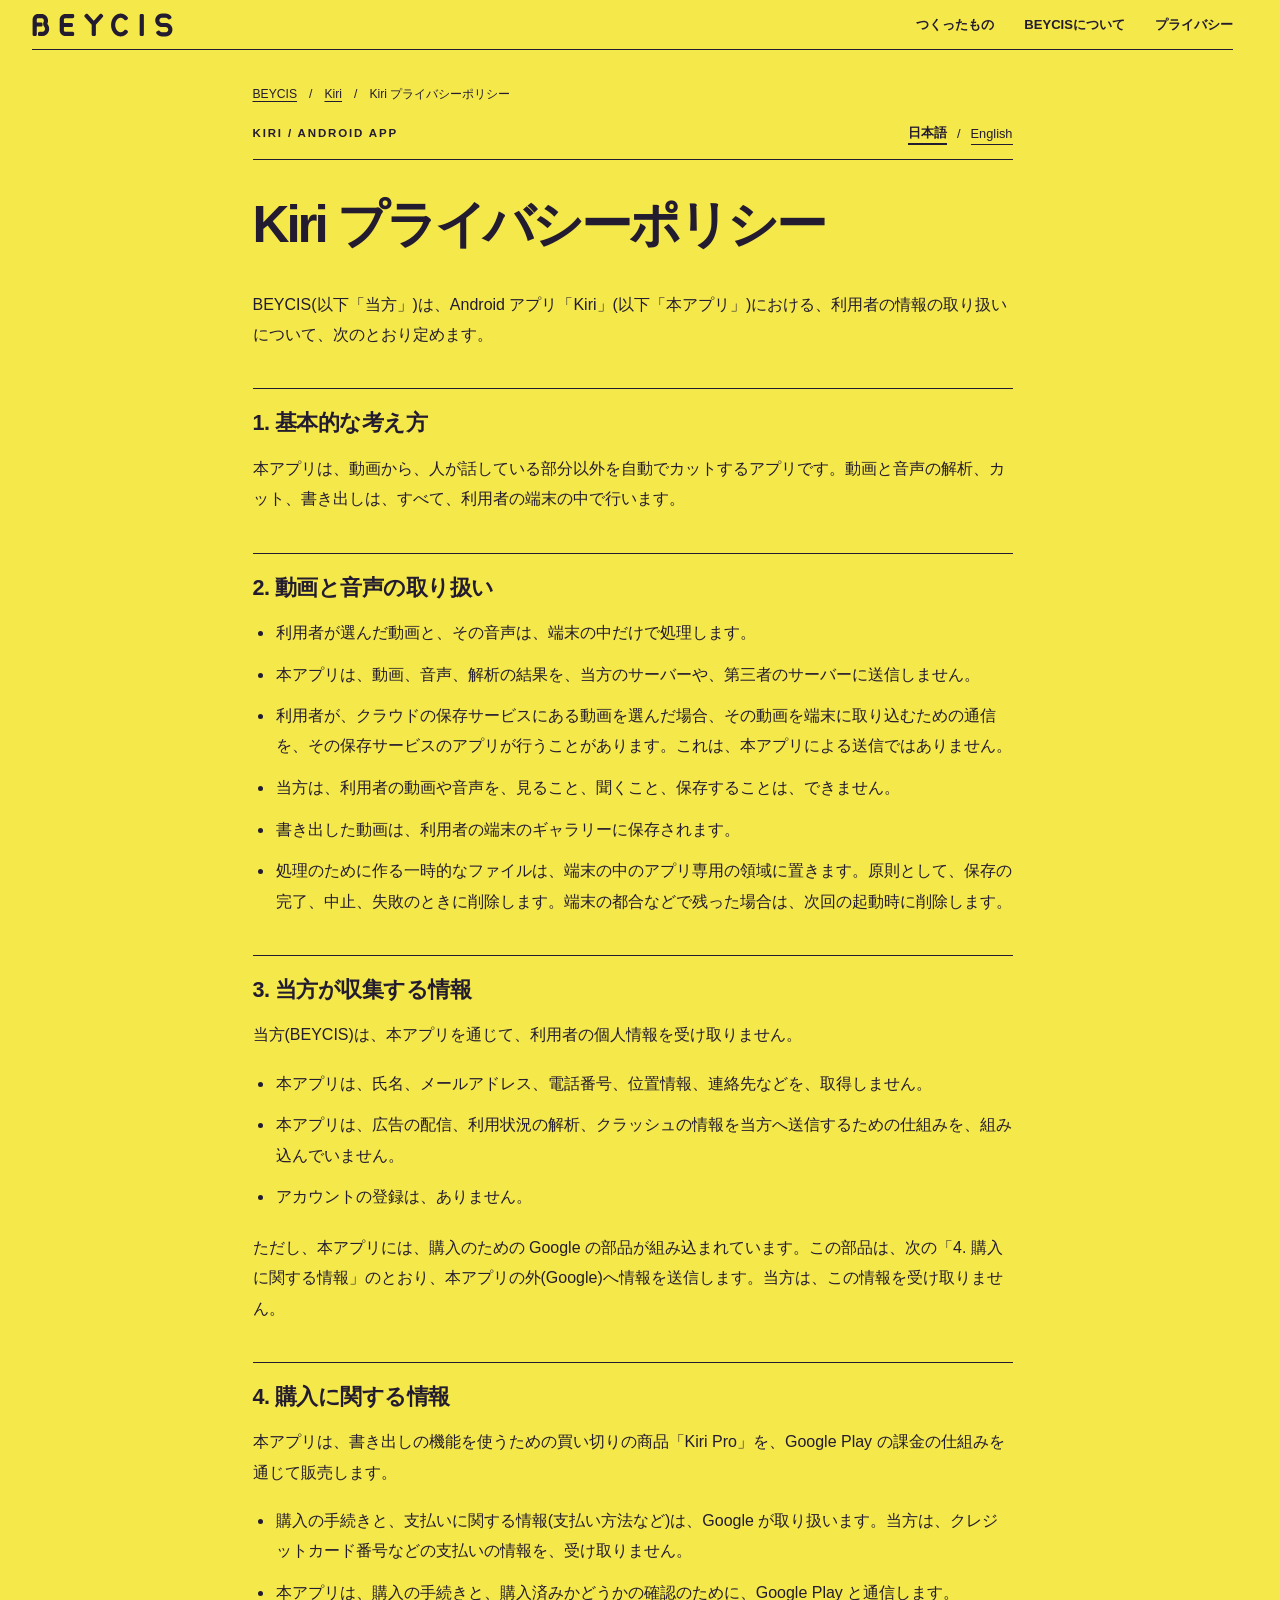
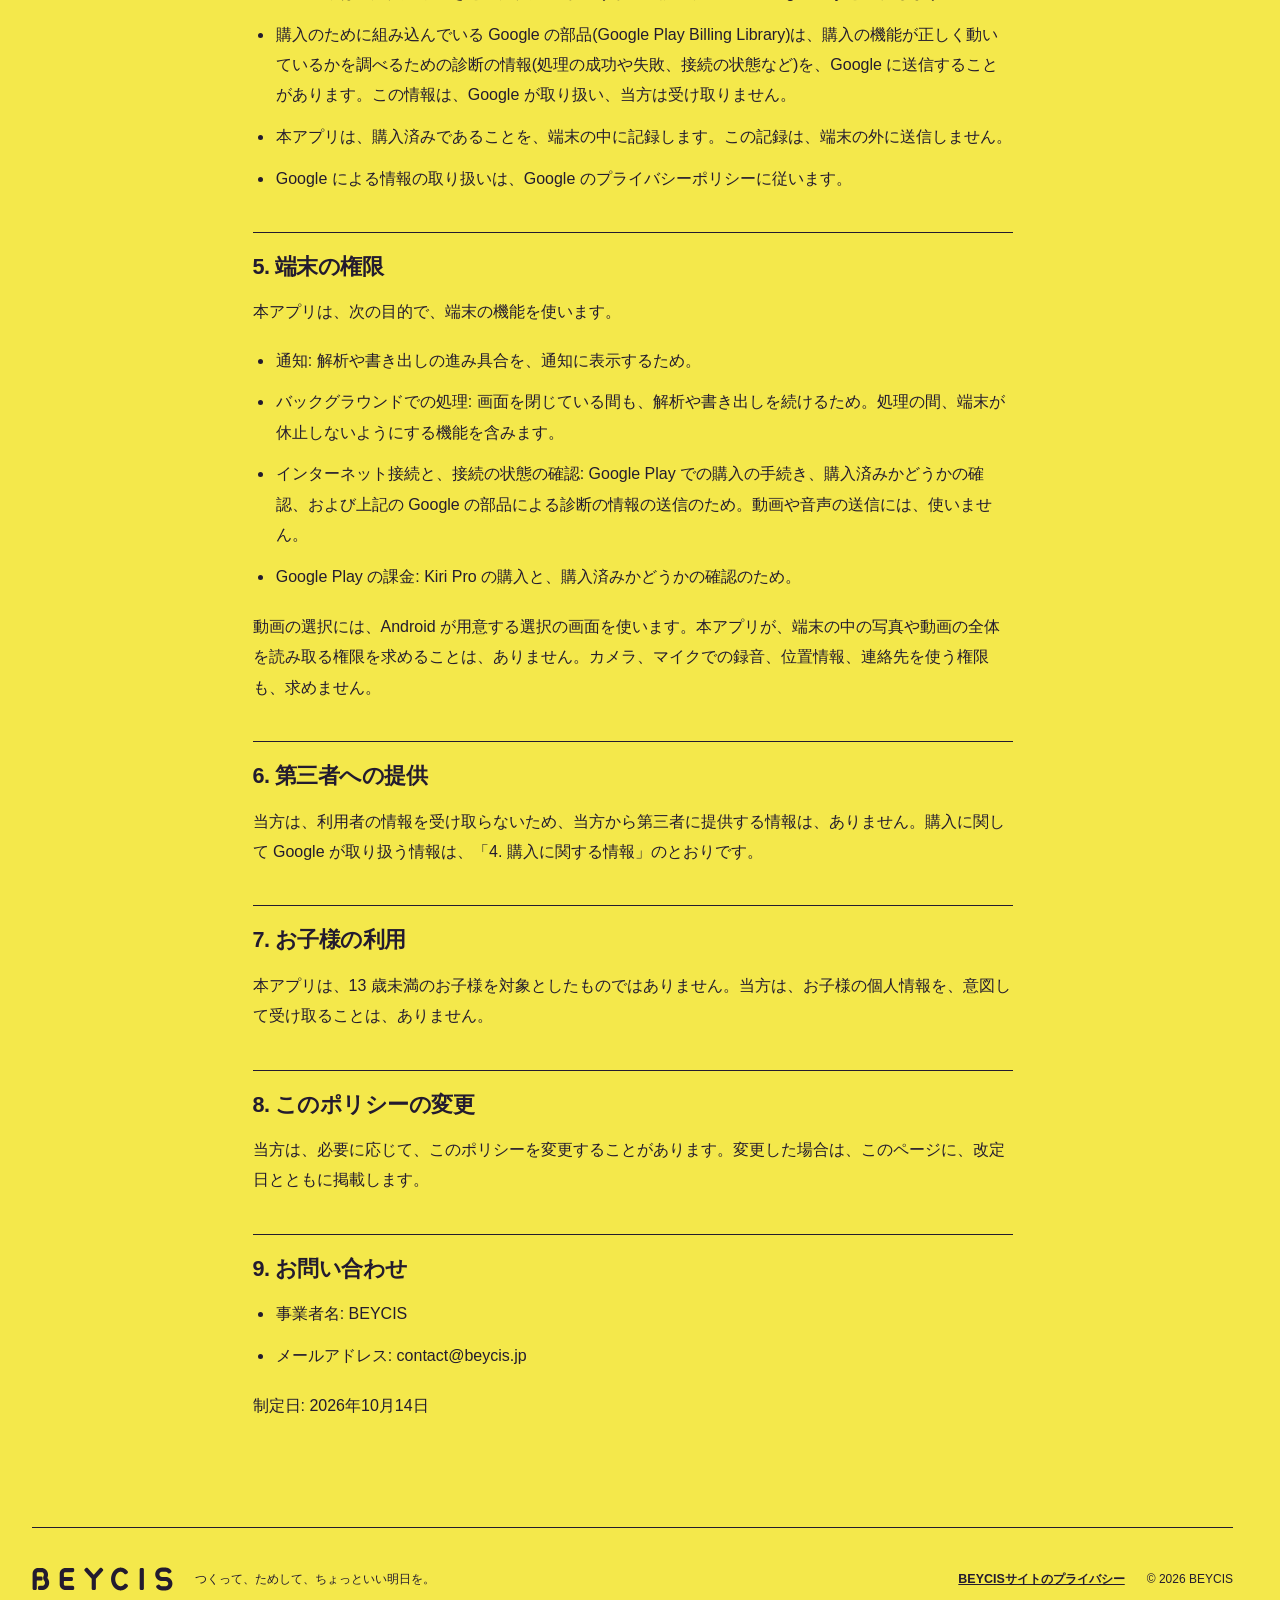
<file: products/kiri-privacy-ja.html>
<!doctype html>
<html lang="ja">
<head>
  <meta charset="utf-8">
  <meta name="viewport" content="width=device-width, initial-scale=1">
  <meta name="description" content="Androidアプリ「Kiri」のプライバシーポリシー。">
  <meta name="theme-color" content="#f4e84b">
  <link rel="icon" href="/favicon.ico" sizes="48x48">
  <link rel="icon" type="image/png" sizes="32x32" href="/assets/brand/favicon-32.png">
  <link rel="icon" type="image/png" sizes="16x16" href="/assets/brand/favicon-16.png">
  <link rel="apple-touch-icon" href="/apple-touch-icon.png">
  <link rel="manifest" href="/manifest.webmanifest">
  <meta name="apple-mobile-web-app-title" content="BEYCIS">
  <title>Kiri プライバシーポリシー | BEYCIS</title>
  <link rel="stylesheet" href="../assets/css/site.css?v=kiri-privacy-preview-2">
</head>
<body class="legal-page kiri-policy-page">
  <header class="site-header" lang="ja">
    <a class="wordmark" href="../index.html" aria-label="BEYCIS ホーム"><img src="../assets/brand/BEYCIS_logo_ink.svg" alt="BEYCIS"></a>
    <nav class="site-nav" aria-label="メインメニュー">
      <a href="../index.html#products">つくったもの</a>
      <a href="../about.html">BEYCISについて</a>
      <a href="../privacy.html">プライバシー</a>
    </nav>
  </header>
  <main class="legal-main kiri-policy-main">
    <p class="breadcrumb"><a href="../index.html">BEYCIS</a>　/　<a href="kiri.html">Kiri</a>　/　Kiri プライバシーポリシー</p>
    <div class="policy-toolbar">
      <p class="eyebrow">KIRI / ANDROID APP</p>
      <nav class="policy-language" aria-label="表示言語">
        <span lang="ja" aria-current="page">日本語</span>
        <span aria-hidden="true">/</span>
        <a href="kiri-privacy-en.html" lang="en" hreflang="en">English</a>
      </nav>
    </div>
    <article class="kiri-policy" lang="ja">
<h1>Kiri プライバシーポリシー</h1>
<p>BEYCIS(以下「当方」)は、Android アプリ「Kiri」(以下「本アプリ」)における、利用者の情報の取り扱いについて、次のとおり定めます。</p>
<h2>1. 基本的な考え方</h2>
<p>本アプリは、動画から、人が話している部分以外を自動でカットするアプリです。動画と音声の解析、カット、書き出しは、すべて、利用者の端末の中で行います。</p>
<h2>2. 動画と音声の取り扱い</h2>
<ul>
<li>利用者が選んだ動画と、その音声は、端末の中だけで処理します。</li>
<li>本アプリは、動画、音声、解析の結果を、当方のサーバーや、第三者のサーバーに送信しません。</li>
<li>利用者が、クラウドの保存サービスにある動画を選んだ場合、その動画を端末に取り込むための通信を、その保存サービスのアプリが行うことがあります。これは、本アプリによる送信ではありません。</li>
<li>当方は、利用者の動画や音声を、見ること、聞くこと、保存することは、できません。</li>
<li>書き出した動画は、利用者の端末のギャラリーに保存されます。</li>
<li>処理のために作る一時的なファイルは、端末の中のアプリ専用の領域に置きます。原則として、保存の完了、中止、失敗のときに削除します。端末の都合などで残った場合は、次回の起動時に削除します。</li>
</ul>
<h2>3. 当方が収集する情報</h2>
<p>当方(BEYCIS)は、本アプリを通じて、利用者の個人情報を受け取りません。</p>
<ul>
<li>本アプリは、氏名、メールアドレス、電話番号、位置情報、連絡先などを、取得しません。</li>
<li>本アプリは、広告の配信、利用状況の解析、クラッシュの情報を当方へ送信するための仕組みを、組み込んでいません。</li>
<li>アカウントの登録は、ありません。</li>
</ul>
<p>ただし、本アプリには、購入のための Google の部品が組み込まれています。この部品は、次の「4. 購入に関する情報」のとおり、本アプリの外(Google)へ情報を送信します。当方は、この情報を受け取りません。</p>
<h2>4. 購入に関する情報</h2>
<p>本アプリは、書き出しの機能を使うための買い切りの商品「Kiri Pro」を、Google Play の課金の仕組みを通じて販売します。</p>
<ul>
<li>購入の手続きと、支払いに関する情報(支払い方法など)は、Google が取り扱います。当方は、クレジットカード番号などの支払いの情報を、受け取りません。</li>
<li>本アプリは、購入の手続きと、購入済みかどうかの確認のために、Google Play と通信します。</li>
<li>購入のために組み込んでいる Google の部品(Google Play Billing Library)は、購入の機能が正しく動いているかを調べるための診断の情報(処理の成功や失敗、接続の状態など)を、Google に送信することがあります。この情報は、Google が取り扱い、当方は受け取りません。</li>
<li>本アプリは、購入済みであることを、端末の中に記録します。この記録は、端末の外に送信しません。</li>
<li>Google による情報の取り扱いは、Google のプライバシーポリシーに従います。</li>
</ul>
<h2>5. 端末の権限</h2>
<p>本アプリは、次の目的で、端末の機能を使います。</p>
<ul>
<li>通知: 解析や書き出しの進み具合を、通知に表示するため。</li>
<li>バックグラウンドでの処理: 画面を閉じている間も、解析や書き出しを続けるため。処理の間、端末が休止しないようにする機能を含みます。</li>
<li>インターネット接続と、接続の状態の確認: Google Play での購入の手続き、購入済みかどうかの確認、および上記の Google の部品による診断の情報の送信のため。動画や音声の送信には、使いません。</li>
<li>Google Play の課金: Kiri Pro の購入と、購入済みかどうかの確認のため。</li>
</ul>
<p>動画の選択には、Android が用意する選択の画面を使います。本アプリが、端末の中の写真や動画の全体を読み取る権限を求めることは、ありません。カメラ、マイクでの録音、位置情報、連絡先を使う権限も、求めません。</p>
<h2>6. 第三者への提供</h2>
<p>当方は、利用者の情報を受け取らないため、当方から第三者に提供する情報は、ありません。購入に関して Google が取り扱う情報は、「4. 購入に関する情報」のとおりです。</p>
<h2>7. お子様の利用</h2>
<p>本アプリは、13 歳未満のお子様を対象としたものではありません。当方は、お子様の個人情報を、意図して受け取ることは、ありません。</p>
<h2>8. このポリシーの変更</h2>
<p>当方は、必要に応じて、このポリシーを変更することがあります。変更した場合は、このページに、改定日とともに掲載します。</p>
<h2>9. お問い合わせ</h2>
<ul>
<li>事業者名: BEYCIS</li>
<li>メールアドレス: contact@beycis.jp</li>
</ul>
<p>制定日: 2026年10月14日</p>
    </article>
  </main>
  <footer class="site-footer legal-footer" lang="ja">
    <a class="wordmark" href="../index.html" aria-label="BEYCIS ホーム"><img src="../assets/brand/BEYCIS_logo_ink.svg" alt="BEYCIS"></a>
    <p>つくって、ためして、ちょっといい明日を。</p>
    <a href="../privacy.html" lang="ja">BEYCISサイトのプライバシー</a>
    <small>© 2026 BEYCIS</small>
  </footer>
</body>
</html>
</file>
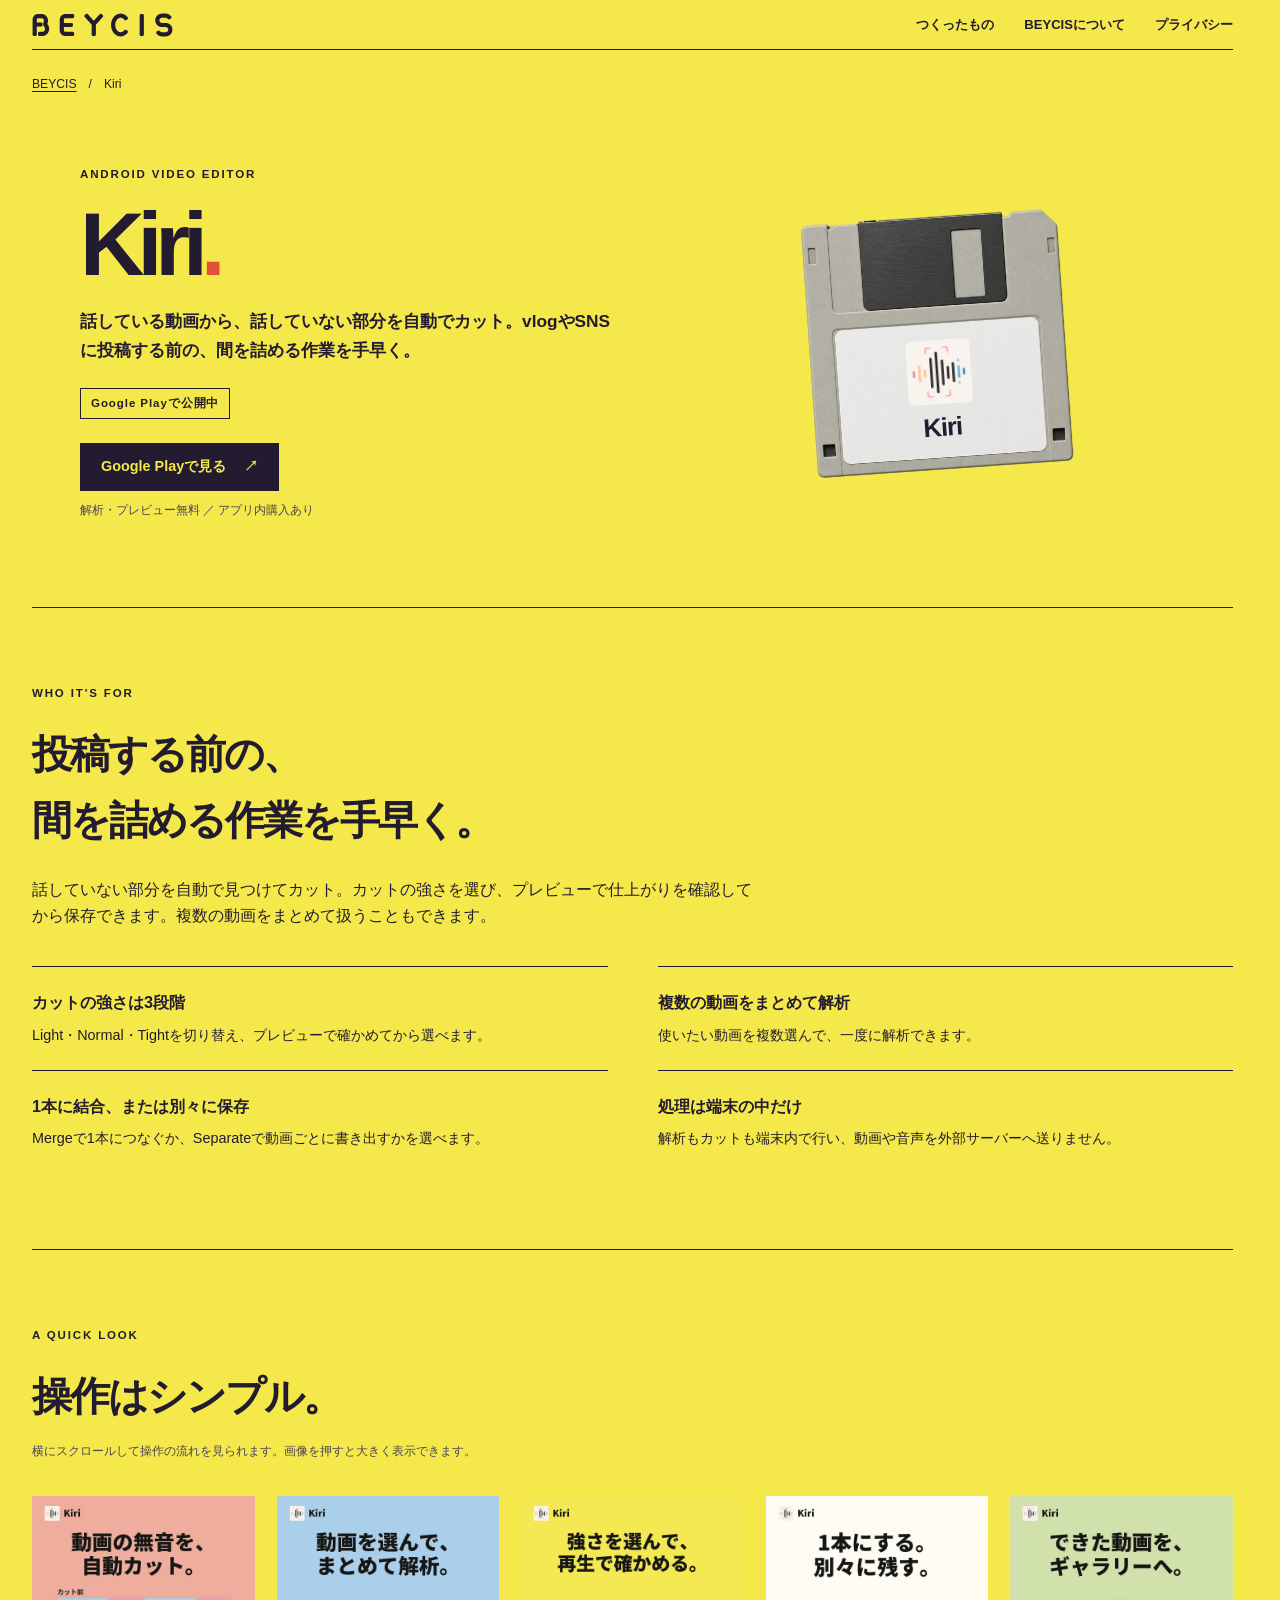
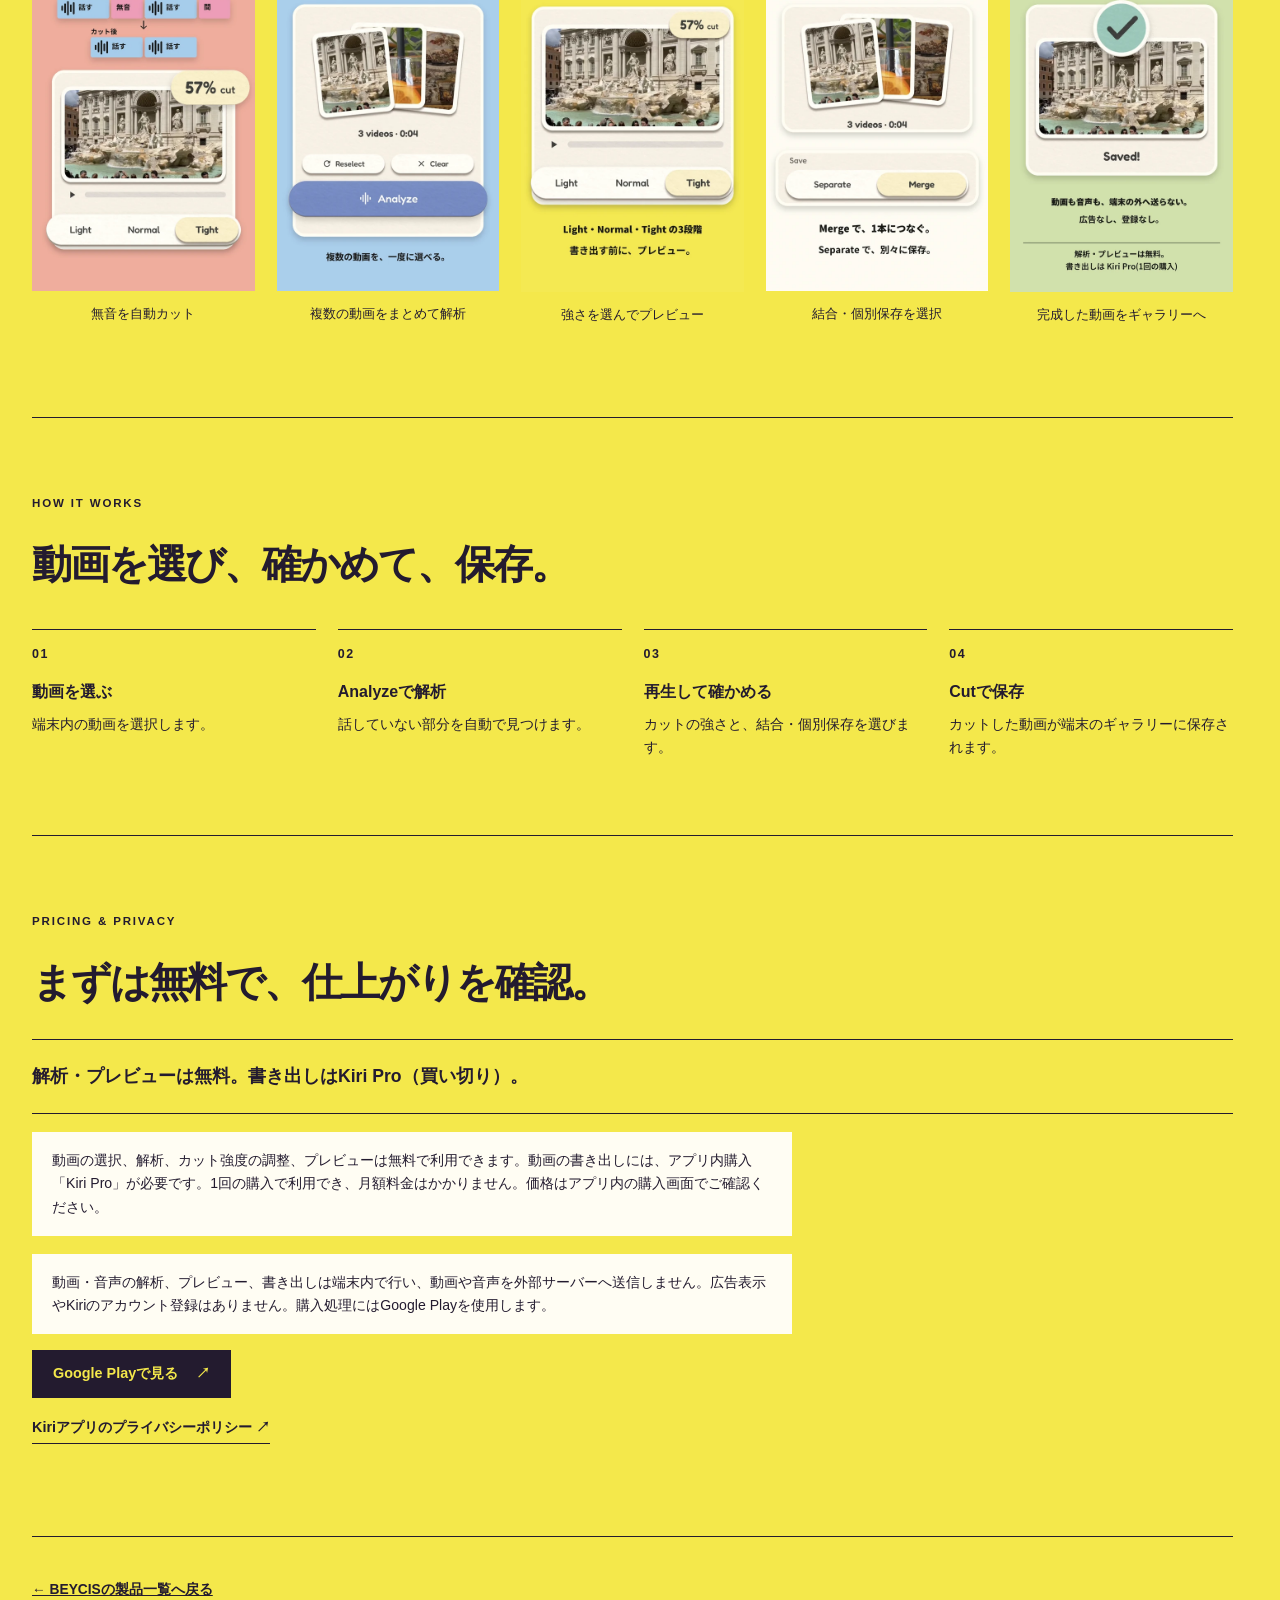
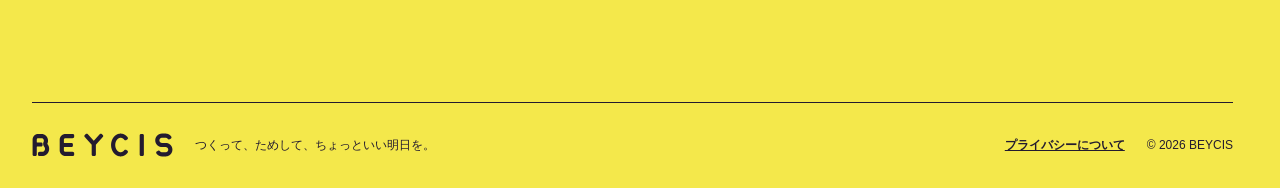
<file: products/kiri.html>
<!doctype html>
<html lang="ja">
<head>
  <meta charset="utf-8">
  <meta name="viewport" content="width=device-width, initial-scale=1">
  <meta name="description" content="Kiriは、動画の話していない部分を自動でカットするAndroidアプリ。端末内処理、広告なし、登録不要。解析・プレビューは無料、書き出しはKiri Proの買い切り。Google Playで公開中。">
  <meta name="theme-color" content="#f4e84b">
  <link rel="icon" href="/favicon.ico" sizes="48x48">
  <link rel="icon" type="image/png" sizes="32x32" href="/assets/brand/favicon-32.png">
  <link rel="icon" type="image/png" sizes="16x16" href="/assets/brand/favicon-16.png">
  <link rel="apple-touch-icon" href="/apple-touch-icon.png">
  <link rel="manifest" href="/manifest.webmanifest">
  <meta name="apple-mobile-web-app-title" content="BEYCIS">
  <title>Kiri — 動画の無音を自動カット。 | BEYCIS</title>
  <link rel="stylesheet" href="../assets/css/site.css?v=kiri-launch-1">
</head>
<body class="product-page product-page--kiri">
  <header class="site-header">
    <a class="wordmark" href="../index.html" aria-label="BEYCIS ホーム"><img src="../assets/brand/BEYCIS_logo_ink.svg" alt="BEYCIS"></a>
    <nav class="site-nav" aria-label="メインメニュー">
      <a href="../index.html#products">つくったもの</a>
      <a href="../about.html">BEYCISについて</a>
      <a href="../privacy.html">プライバシー</a>
    </nav>
  </header>

  <main>
    <p class="breadcrumb"><a href="../index.html">BEYCIS</a>　/　Kiri</p>

    <section class="product-hero" aria-labelledby="kiri-title">
      <div>
        <p class="eyebrow">ANDROID VIDEO EDITOR</p>
        <h1 id="kiri-title">Kiri<span class="accent-dot">.</span></h1>
        <p class="lead">話している動画から、話していない部分を自動でカット。vlogやSNSに投稿する前の、間を詰める作業を手早く。</p>
        <span class="status-label">Google Playで公開中</span>
        <div class="product-actions">
          <a class="store-button" href="https://play.google.com/store/apps/details?id=dev.beycis.kiri" target="_blank" rel="noopener">Google Playで見る <span aria-hidden="true">↗</span></a>
          <p class="store-note">解析・プレビュー無料 ／ アプリ内購入あり</p>
        </div>
      </div>
      <div class="product-visual">
        <span class="disk-tilt">
          <img class="disk-image" src="../assets/images/optimized/floppy-disk.webp" alt="Kiriのロゴを載せた白いフロッピーディスク">
          <span class="disk-label" aria-hidden="true">
            <span class="disk-app-icon disk-app-icon--kiri"><img src="../assets/images/optimized/kiri-app-icon.webp" alt="" width="256" height="256"></span>
            <span class="disk-name">Kiri</span>
          </span>
        </span>
      </div>
    </section>

    <section class="detail-section" aria-labelledby="for-title">
      <p class="eyebrow">WHO IT'S FOR</p>
      <h2 id="for-title">投稿する前の、<br>間を詰める作業を手早く。</h2>
      <p class="detail-intro">話していない部分を自動で見つけてカット。カットの強さを選び、プレビューで仕上がりを確認してから保存できます。複数の動画をまとめて扱うこともできます。</p>
      <div class="feature-grid">
        <article class="feature"><h3>カットの強さは3段階</h3><p>Light・Normal・Tightを切り替え、プレビューで確かめてから選べます。</p></article>
        <article class="feature"><h3>複数の動画をまとめて解析</h3><p>使いたい動画を複数選んで、一度に解析できます。</p></article>
        <article class="feature"><h3>1本に結合、または別々に保存</h3><p>Mergeで1本につなぐか、Separateで動画ごとに書き出すかを選べます。</p></article>
        <article class="feature"><h3>処理は端末の中だけ</h3><p>解析もカットも端末内で行い、動画や音声を外部サーバーへ送りません。</p></article>
      </div>
    </section>

    <section class="detail-section" aria-labelledby="screens-title">
      <p class="eyebrow">A QUICK LOOK</p>
      <h2 id="screens-title">操作はシンプル。</h2>
      <p class="screenshot-hint">横にスクロールして操作の流れを見られます。画像を押すと大きく表示できます。</p>
      <div class="screenshots screenshots--store" tabindex="0" role="region" aria-label="Kiriの操作と機能。横にスクロールできます。">
        <figure class="screenshot">
          <a class="screenshot-zoom" href="../assets/images/optimized/kiri-store-01.webp" target="_blank" rel="noopener" aria-label="無音を自動カットする機能の紹介画像を大きく表示（新しいタブ）">
            <img src="../assets/images/optimized/kiri-store-01-preview.webp" alt="動画の無音を自動カット。話す区間と無音のカット前後を示す図と、57% cutのプレビュー。" width="540" height="960" loading="lazy" decoding="async">
          </a>
          <figcaption>無音を自動カット</figcaption>
        </figure>
        <figure class="screenshot">
          <a class="screenshot-zoom" href="../assets/images/optimized/kiri-store-02.webp" target="_blank" rel="noopener" aria-label="動画選択と解析の紹介画像を大きく表示（新しいタブ）">
            <img src="../assets/images/optimized/kiri-store-02-preview.webp" alt="動画を選んで、まとめて解析。3本の動画が選択され、Analyzeボタンが表示されている。" width="540" height="960" loading="lazy" decoding="async">
          </a>
          <figcaption>複数の動画をまとめて解析</figcaption>
        </figure>
        <figure class="screenshot">
          <a class="screenshot-zoom" href="../assets/images/optimized/kiri-store-03.webp" target="_blank" rel="noopener" aria-label="カット強度とプレビューの紹介画像を大きく表示（新しいタブ）">
            <img src="../assets/images/optimized/kiri-store-03-preview.webp" alt="強さを選んで、再生で確かめる。Light・Normal・Tightの3段階とプレビュー画面。" width="540" height="960" loading="lazy" decoding="async">
          </a>
          <figcaption>強さを選んでプレビュー</figcaption>
        </figure>
        <figure class="screenshot">
          <a class="screenshot-zoom" href="../assets/images/optimized/kiri-store-04.webp" target="_blank" rel="noopener" aria-label="結合と個別保存の紹介画像を大きく表示（新しいタブ）">
            <img src="../assets/images/optimized/kiri-store-04-preview.webp" alt="1本にする。別々に残す。選択した複数動画と、SaveのSeparate・Mergeの切り替え。" width="540" height="960" loading="lazy" decoding="async">
          </a>
          <figcaption>結合・個別保存を選択</figcaption>
        </figure>
        <figure class="screenshot">
          <a class="screenshot-zoom" href="../assets/images/optimized/kiri-store-05.webp" target="_blank" rel="noopener" aria-label="保存完了と料金案内の紹介画像を大きく表示（新しいタブ）">
            <img src="../assets/images/optimized/kiri-store-05-preview.webp" alt="できた動画を、ギャラリーへ。Saved!の完了画面。解析・プレビューは無料、書き出しはKiri Proの1回購入。" width="540" height="960" loading="lazy" decoding="async">
          </a>
          <figcaption>完成した動画をギャラリーへ</figcaption>
        </figure>
      </div>
    </section>

    <section class="detail-section" aria-labelledby="flow-title">
      <p class="eyebrow">HOW IT WORKS</p>
      <h2 id="flow-title">動画を選び、確かめて、保存。</h2>
      <div class="steps-grid">
        <article class="step"><b>01</b><h3>動画を選ぶ</h3><p>端末内の動画を選択します。</p></article>
        <article class="step"><b>02</b><h3>Analyzeで解析</h3><p>話していない部分を自動で見つけます。</p></article>
        <article class="step"><b>03</b><h3>再生して確かめる</h3><p>カットの強さと、結合・個別保存を選びます。</p></article>
        <article class="step"><b>04</b><h3>Cutで保存</h3><p>カットした動画が端末のギャラリーに保存されます。</p></article>
      </div>
    </section>

    <section class="detail-section" aria-labelledby="price-title">
      <p class="eyebrow">PRICING & PRIVACY</p>
      <h2 id="price-title">まずは無料で、仕上がりを確認。</h2>
      <p class="price-line">解析・プレビューは無料。書き出しはKiri Pro（買い切り）。</p>
      <p class="detail-note">動画の選択、解析、カット強度の調整、プレビューは無料で利用できます。動画の書き出しには、アプリ内購入「Kiri Pro」が必要です。1回の購入で利用でき、月額料金はかかりません。価格はアプリ内の購入画面でご確認ください。</p>
      <p class="detail-note">動画・音声の解析、プレビュー、書き出しは端末内で行い、動画や音声を外部サーバーへ送信しません。広告表示やKiriのアカウント登録はありません。購入処理にはGoogle Playを使用します。</p>
      <p><a class="store-button" href="https://play.google.com/store/apps/details?id=dev.beycis.kiri" target="_blank" rel="noopener">Google Playで見る <span aria-hidden="true">↗</span></a></p>
      <p><a class="text-link" href="kiri-privacy-ja.html">Kiriアプリのプライバシーポリシー <span aria-hidden="true">↗</span></a></p>
    </section>

    <a class="back-link" href="../index.html#products">← BEYCISの製品一覧へ戻る</a>
  </main>

  <footer class="site-footer">
    <a class="wordmark" href="../index.html" aria-label="BEYCIS ホーム"><img src="../assets/brand/BEYCIS_logo_ink.svg" alt="BEYCIS"></a>
    <p>つくって、ためして、ちょっといい明日を。</p>
    <a href="../privacy.html">プライバシーについて</a>
    <small>© 2026 BEYCIS</small>
  </footer>
</body>
</html>
</file>
<file: assets/css/site.css>
:root {
  color-scheme: light;
  /* Provisional palette: the final brand colors are still open. */
  --field: #f4e84b;
  --ink: #231b2f;
  --muted: #4b4456;
  --rule: #231b2f;
  --paper: #fffdf3;
  --blue: #a7cdec;
  --coral: #efaa9a;
  --green: #d0dfa9;
  --content: 1240px;
  font-family: "Helvetica Neue", Arial, "Hiragino Kaku Gothic ProN", "Yu Gothic", Meiryo, sans-serif;
}

* { box-sizing: border-box; }
html { scroll-behavior: smooth; scrollbar-gutter: stable; }
body { margin: 0; color: var(--ink); background: var(--field); line-height: 1.65; }
img { display: block; max-width: 100%; }
a { color: inherit; }
.muted { color: var(--muted); }
a:focus-visible { outline: 2px solid currentColor; outline-offset: 5px; }
::selection { color: var(--field); background: var(--ink); }

.site-header,
main,
.site-footer { width: min(calc(100% - 64px), var(--content)); margin-inline: auto; }
.site-header { min-height: 50px; display: flex; align-items: center; justify-content: space-between; gap: 24px; border-bottom: 1px solid var(--rule); }
.wordmark { display: inline-flex; flex: 0 0 auto; align-items: center; text-decoration: none; }
.wordmark img { display: block; width: auto; height: 24px; }
.accent-dot { color: #e25238; }
.site-nav { display: flex; flex-wrap: wrap; gap: 30px; }
.site-nav a { font-size: .82rem; font-weight: 700; text-decoration: none; }
.site-nav a:hover, .text-link:hover { text-decoration-thickness: 2px; text-underline-offset: 5px; }
.eyebrow { margin: 0 0 18px; font-size: .72rem; font-weight: 800; letter-spacing: .16em; }
.vision-wordmark { display: inline-block; width: auto; height: 10px; margin-right: .35em; vertical-align: -1px; }
.text-link { display: inline-flex; align-items: center; gap: .28em; padding-bottom: 3px; border-bottom: 1px solid currentColor; font-size: .9rem; font-weight: 800; text-decoration: none; }
.text-link:hover { border-bottom-width: 2px; }

.home-hero { position: relative; min-height: 620px; display: flex; align-items: center; border-bottom: 1px solid var(--rule); }
.hero-copy { max-width: 790px; padding: 88px 0 100px; }
.hero-copy h1 { margin: 0; font-size: clamp(2.6rem, 6.5vw, 5.8rem); font-weight: 800; line-height: 1.22; letter-spacing: -.075em; }
.hero-lead { margin: 26px 0 26px; font-size: 1.06rem; font-weight: 600; }
.hero-note { position: absolute; top: 18%; right: 9%; }
.paper-note { position: relative; width: fit-content; margin: 0; padding: 18px 22px; color: var(--ink); font-size: .95rem; font-weight: 700; line-height: 1.55; }
.paper-note::before { content: ""; position: absolute; top: -8px; left: 50%; width: 66px; height: 14px; transform: translateX(-50%) rotate(-2deg); background: rgba(255,255,255,.52); }
.paper-note--blue { background: var(--blue); transform: rotate(4deg); }
.paper-note--coral { background: var(--coral); transform: rotate(-3deg); }
.hero-stamp { position: absolute; right: 4%; bottom: 13%; width: 105px; height: 105px; display: grid; place-content: center; border: 1px solid var(--ink); border-radius: 50%; text-align: center; font-size: .7rem; font-weight: 800; line-height: 1.15; letter-spacing: .12em; transform: rotate(9deg); }
.hero-stamp span { font-size: .9rem; }

.home-page { position: relative; overflow-x: clip; }
@media (min-width: 901px) {
  .home-dashboard,
  .home-page .site-footer { width: min(calc(100% - 58px), var(--content)); }
}
.home-page .site-header,
.home-dashboard,
.home-page .site-footer { position: relative; z-index: 2; }
.desk-sprinkles { position: absolute; z-index: 1; top: 0; left: 0; width: 100%; height: 100svh; overflow: hidden; pointer-events: none; }
.desk-prop { position: absolute; display: block; height: auto; }
.desk-prop--pencil { top: 18.5%; left: 67%; width: 205px; transform: translateX(var(--desk-drift, 0px)) rotate(122deg); }
.desk-prop--ruler { top: 62.2%; right: -9%; width: clamp(245px, 27vw, 350px); transform: translateX(var(--desk-drift, 0px)) rotate(2deg); }
.desk-prop--eraser { top: 23%; left: 39%; width: 68px; transform: translateX(var(--desk-drift, 0px)) rotate(-11deg); }
.desk-prop--scissors { top: 40.5%; left: -4.3%; width: 180px; transform: translateX(var(--desk-drift, 0px)) rotate(105deg); }
.desk-prop--keyboard { bottom: -115px; left: 40%; width: 390px; transform: translateX(var(--desk-drift, 0px)) rotate(-3deg); }
.desk-prop--mouse { top: 24%; left: 52%; width: 60px; transform: translateX(var(--desk-drift, 0px)); }
.home-dashboard { min-height: calc(100svh - 157px); display: grid; grid-template-columns: 1fr; align-items: start; padding: 18px 0 10px; }
.home-dashboard .products-section { position: relative; min-width: 0; padding: 0; border: 0; }
.home-dashboard .section-heading { position: relative; z-index: 1; display: flex; justify-content: space-between; align-items: end; gap: 24px; margin: 0 0 2px; }
.home-dashboard .section-heading .eyebrow { margin-bottom: 5px; }
.home-dashboard .section-heading h2 { max-width: 940px; font-size: clamp(1.55rem, 2.7vw, 2.05rem); line-height: 1.2; }
.home-dashboard .section-heading > div:first-child > p:nth-of-type(2) { margin: 6px 0 12px; font-size: .78rem; }
.carousel-controls { position: static; display: flex; gap: 10px; margin-top: 12px; }
.carousel-controls[hidden] { display: none; }
.carousel-button { width: 46px; height: 46px; display: grid; place-items: center; border: 1px solid var(--ink); border-radius: 50%; color: var(--ink); background: var(--field); font: inherit; font-size: 1.2rem; cursor: pointer; transition: color .18s ease, background-color .18s ease, transform .18s ease; }
.carousel-button[hidden] { display: none; }
.carousel-button:hover:not(:disabled) { color: var(--field); background: var(--ink); transform: translateX(2px); }
.carousel-button:disabled { opacity: .34; cursor: default; }
.product-carousel-viewport { overflow-x: auto; overflow-y: hidden; scroll-snap-type: x mandatory; scroll-behavior: smooth; scrollbar-width: none; overscroll-behavior-inline: contain; padding: 0; }
.product-carousel-viewport::-webkit-scrollbar { display: none; }
.home-dashboard .product-grid { position: relative; z-index: 1; display: flex; width: 100%; max-width: none; gap: clamp(40px, 5vw, 64px); margin: 0; padding: 0; }
.home-dashboard .product-card { display: flex; flex-direction: column; align-items: stretch; gap: 6px; flex: 0 0 calc((100% - clamp(40px, 5vw, 64px)) / 2); min-width: 0; scroll-snap-align: start; }
.home-dashboard .product-card--kiri .disk-link { width: min(74%, 300px); margin: 0 auto; }
.home-dashboard .disk-link { width: min(74%, 300px); margin-inline: auto; }
.home-dashboard .disk-name { font-size: clamp(1.2rem, 2vw, 1.8rem); }
.home-dashboard .disk-label { gap: 2px; }
.home-dashboard .disk-app-icon { width: clamp(56px, 5vw, 68px); }
.home-dashboard .disk-label--galactica .disk-name { font-size: clamp(.9rem, 1.6vw, 1.35rem); line-height: .98; text-align: center; }
.home-dashboard .product-meta { margin: 0 0 4px; font-size: .59rem; }
.home-dashboard .product-copy h3 { margin: 0 0 5px; font-size: 1.28rem; line-height: 1.1; }
.home-dashboard .product-card--game .product-copy h3 { font-size: clamp(.95rem, 1.45vw, 1.25rem); }
.home-dashboard .product-description { min-height: 2.8em; font-size: .79rem; line-height: 1.5; }
.home-dashboard .product-copy .text-link { margin-top: 8px; font-size: .75rem; }
.home-page .site-footer { grid-template-columns: auto 1fr auto; min-height: 79px; }
.home-page .site-footer small { justify-self: end; }

.products-section { padding: 86px 0 108px; border-bottom: 1px solid var(--rule); }
.section-heading { display: grid; grid-template-columns: 1fr auto; align-items: end; gap: 0 24px; margin-bottom: 56px; }
.section-heading .eyebrow { grid-column: 1 / -1; }
.section-heading h2, .about-heading h2 { margin: 0; font-size: clamp(2rem, 4vw, 3.25rem); line-height: 1.25; letter-spacing: -.06em; }
.section-heading > p:last-child { max-width: 340px; margin: 0 0 4px; font-size: .9rem; }
.product-grid { display: grid; grid-template-columns: repeat(2, minmax(0, 1fr)); align-items: start; gap: 72px clamp(28px, 5vw, 76px); }
.product-card { display: flex; flex-direction: column; align-items: stretch; gap: 26px; min-width: 0; }
.product-card--kiri .disk-link { width: min(100%, 410px); margin: 8px auto 0; }
.disk-link { display: block; text-decoration: none; }
.disk-tilt { position: relative; display: block; transform: rotate(-4deg); transition: transform .22s ease; }
.disk-link:hover .disk-tilt { transform: rotate(0deg); }
.disk-image { width: 100%; height: auto; }
.disk-label { position: absolute; top: 45.5%; left: 17.2%; width: 65.5%; height: 43%; display: flex; flex-direction: column; align-items: center; justify-content: center; gap: 9px; }
.kiri-mark { width: 44px; height: 35px; display: flex; align-items: center; justify-content: center; gap: 4px; }
.kiri-mark span { width: 5px; background: var(--ink); }
.kiri-mark span:nth-child(1) { height: 14px; }
.kiri-mark span:nth-child(2) { height: 30px; }
.kiri-mark span:nth-child(3) { height: 20px; }
.disk-app-icon { width: 68px; aspect-ratio: 1; display: block; flex: 0 0 auto; overflow: hidden; border-radius: 5px; }
.disk-app-icon img { width: 100%; height: 100%; object-fit: contain; }
.disk-app-icon--kiri { background: #f8f3ec; }
.disk-name { font-size: clamp(1.5rem, 3vw, 2.25rem); font-weight: 800; letter-spacing: -.04em; }
.product-meta { margin: 0 0 7px; font-size: .68rem; font-weight: 800; letter-spacing: .12em; }
.product-meta span { padding-inline: 5px; }
.product-copy h3 { margin: 0 0 12px; font-size: 2.6rem; line-height: 1; letter-spacing: -.06em; }
.product-for { margin: 0 0 9px; font-weight: 800; }
.product-description { margin: 0; max-width: 34em; font-size: .92rem; }
.maker-note { width: fit-content; max-width: 100%; margin: 20px 0 24px; padding: 8px 12px; background: var(--coral); font-size: .82rem; font-weight: 700; transform: rotate(-1deg); }
.product-copy .text-link { font-size: .83rem; }
.product-card--game .product-copy h3 { font-size: clamp(2rem, 4vw, 2.6rem); }
.maker-note--blue { background: var(--blue); }
.desk-note { display: flex; flex-direction: column; align-items: flex-start; gap: 22px; }
.product-grid > .desk-note { grid-column: 1 / -1; flex-direction: row; align-items: center; flex-wrap: wrap; }
.desk-note-caption { margin: 0; font-size: .9rem; font-weight: 700; line-height: 1.8; }
.desk-note-index { padding-top: 12px; border-top: 1px solid var(--rule); font-size: .64rem; font-weight: 800; letter-spacing: .16em; }

.about-section { display: grid; grid-template-columns: 1fr 1fr; gap: 56px; padding: 86px 0 104px; }
.about-heading h2 { font-size: clamp(2rem, 4vw, 3.2rem); }
.about-copy { max-width: 600px; font-size: .98rem; }
.about-copy > p { margin: 0 0 18px; }
.operator-info { margin: 36px 0 0; border-top: 1px solid var(--rule); font-size: .82rem; }
.operator-info div { display: grid; grid-template-columns: 120px 1fr; gap: 20px; padding: 10px 0; border-bottom: 1px solid var(--rule); }
.operator-info dt { font-weight: 700; }
.operator-info dd { margin: 0; }
.about-main section { margin-top: 42px; }
.about-manifesto { margin: 24px 0 32px; padding: 15px 18px; background: var(--blue); font-weight: 800; }
.about-principles { display: grid; gap: 0; margin: 18px 0 22px; padding: 0; list-style: none; }
.about-principles li { padding: 12px 0; border-top: 1px solid var(--rule); font-weight: 700; }
.site-footer { display: grid; grid-template-columns: auto 1fr auto auto; align-items: center; gap: 22px; min-height: 86px; border-top: 1px solid var(--rule); }
.site-footer p, .site-footer small { margin: 0; font-size: .75rem; line-height: 1.2; }
.site-footer > a:not(.wordmark) { font-size: .78rem; font-weight: 700; }

.product-page main { padding-bottom: 100px; }
.breadcrumb { margin: 24px 0; font-size: .76rem; }
.breadcrumb a { text-decoration-thickness: 1px; text-underline-offset: 3px; }
.product-hero { display: grid; grid-template-columns: 1.05fr .95fr; align-items: center; gap: 60px; min-height: 490px; padding: 32px 4% 72px; border-bottom: 1px solid var(--rule); }
.product-hero h1 { margin: 0 0 20px; font-size: clamp(3.2rem, 7vw, 6rem); line-height: .95; letter-spacing: -.08em; }
.product-hero .lead { max-width: 540px; margin: 0 0 24px; font-size: 1.08rem; font-weight: 600; }
.product-links { display: flex; flex-wrap: wrap; align-items: center; gap: 10px 20px; }
.product-actions { margin-top: 24px; }
.store-button { display: inline-flex; align-items: center; justify-content: center; gap: 18px; max-width: 100%; padding: 12px 20px; border: 1px solid var(--ink); color: var(--field); background: var(--ink); font-size: .9rem; font-weight: 800; line-height: 1.5; text-decoration: none; }
.store-button:hover { color: var(--ink); background: transparent; }
.store-note { margin: 10px 0 0; color: var(--muted); font-size: .72rem; }
.status-label { display: inline-block; padding: 5px 10px; border: 1px solid var(--rule); font-size: .72rem; font-weight: 800; letter-spacing: .08em; }
.product-visual { width: min(100%, 300px); margin: auto; }
.product-visual .disk-label { gap: 2px; }
.product-visual .disk-app-icon { width: clamp(56px, 5vw, 68px); }
.product-visual .disk-name { font-size: clamp(1.2rem, 2vw, 1.8rem); }
.product-visual .disk-label--galactica .disk-name { font-size: clamp(.9rem, 1.6vw, 1.35rem); line-height: .98; text-align: center; }
.detail-section { padding: 76px 0; border-bottom: 1px solid var(--rule); }
.detail-section h2 { margin: 0 0 24px; font-size: clamp(1.7rem, 4vw, 2.5rem); letter-spacing: -.05em; }
.detail-intro { max-width: 720px; }
.feature-grid { display: grid; grid-template-columns: repeat(2, 1fr); gap: 0 50px; margin-top: 36px; }
.feature { padding: 22px 0; border-top: 1px solid var(--rule); }
.feature h3 { margin: 0 0 8px; font-size: 1.02rem; }
.feature p { margin: 0; font-size: .9rem; }
.steps-grid { display: grid; grid-template-columns: repeat(4, 1fr); gap: 22px; margin-top: 32px; }
.step { padding-top: 14px; border-top: 1px solid var(--rule); }
.step b { display: block; margin-bottom: 14px; font-size: .78rem; letter-spacing: .12em; }
.step h3 { margin: 0 0 8px; font-size: 1rem; }
.step p { margin: 0; font-size: .87rem; }
.screenshots { display: grid; grid-template-columns: repeat(2, minmax(0, 1fr)); gap: 28px; margin-top: 34px; }
.screenshot { margin: 0; }
.screenshot-zoom { display: block; width: min(100%, 240px); margin: 0 auto; cursor: zoom-in; }
.screenshot-zoom img { display: block; width: 100%; height: auto; border: 1px solid var(--rule); transition: transform .18s ease; }
.screenshot-zoom:hover img { transform: scale(1.015); }
.screenshot-hint { margin: -12px 0 24px; color: var(--muted); font-size: .78rem; }
.screenshot figcaption { margin-top: 12px; text-align: center; font-size: .82rem; }
.screenshots.screenshots--store { grid-template-columns: repeat(5, minmax(200px, 1fr)); gap: 22px; overflow-x: auto; padding-bottom: 16px; scroll-snap-type: x proximity; scrollbar-width: thin; }
.screenshots--store .screenshot { min-width: 0; scroll-snap-align: start; }
.screenshots--store .screenshot-zoom { max-width: 240px; }
.screenshots--store .screenshot-zoom img { border: 0; }
.price-line { padding: 22px 0; border-top: 1px solid var(--rule); border-bottom: 1px solid var(--rule); font-size: 1.1rem; font-weight: 800; }
.detail-note { max-width: 760px; margin-top: 18px; padding: 17px 20px; background: var(--paper); font-size: .88rem; }
.back-link { display: inline-block; margin-top: 42px; font-size: .86rem; font-weight: 800; }

.legal-main { width: min(calc(100% - 64px), 760px); margin-inline: auto; padding: 68px 0 88px; }
.legal-main h1 { margin: 0 0 12px; font-size: clamp(2.2rem, 6vw, 3.8rem); line-height: 1.15; letter-spacing: -.07em; }
.legal-main h2 { margin: 38px 0 10px; font-size: 1.2rem; }
.legal-main p { margin: 0 0 16px; }
.legal-main a { text-decoration-thickness: 1px; text-underline-offset: 3px; }
.legal-footer { padding-top: 16px; }

.kiri-policy-main { padding-top: 34px; }
.kiri-policy-main .breadcrumb { margin: 0 0 18px; }
.policy-toolbar { display: flex; justify-content: space-between; align-items: center; gap: 18px; padding-bottom: 14px; margin-bottom: 34px; border-bottom: 1px solid var(--rule); }
.policy-toolbar .eyebrow { margin: 0; }
.policy-language { display: flex; align-items: center; gap: 10px; font-size: .8rem; }
.policy-language a { text-decoration: none; border-bottom: 1px solid currentColor; }
.policy-language [aria-current="page"] { font-weight: 800; border-bottom: 2px solid currentColor; }
.kiri-policy { line-height: 1.9; overflow-wrap: break-word; }
.kiri-policy h1 { margin: 0 0 34px; font-size: clamp(1.9rem, 5vw, 3.2rem); line-height: 1.2; letter-spacing: -.06em; }
.kiri-policy h2 { margin: 38px 0 14px; padding-top: 18px; border-top: 1px solid var(--rule); font-size: clamp(1.12rem, 2.2vw, 1.35rem); line-height: 1.5; letter-spacing: -.025em; }
.kiri-policy p { margin: 0 0 18px; line-height: 1.9; }
.kiri-policy ul { margin: 0 0 20px; padding-left: 1.35em; }
.kiri-policy li { margin: 0 0 .7em; padding-left: .1em; line-height: 1.9; }
.kiri-policy li:last-child { margin-bottom: 0; }
@media (max-width: 620px) {
  .kiri-policy-main { padding-top: 28px; }
  .policy-toolbar { align-items: flex-start; flex-direction: column; gap: 12px; margin-bottom: 28px; }
  .policy-language { gap: 12px; }
  .kiri-policy h1 { margin-bottom: 28px; font-size: clamp(1.45rem, 7vw, 2.45rem); }
  .kiri-policy h2 { margin-top: 32px; padding-top: 16px; }
}


@media (max-width: 900px) {
  .site-header, main, .site-footer { width: min(calc(100% - 40px), var(--content)); }
  .legal-main { width: min(calc(100% - 40px), 760px); }
  .home-hero { min-height: 570px; }
  .home-dashboard { padding-block: 8px; }
  .home-dashboard .product-grid { gap: clamp(42px, 6vw, 64px); }
  .home-dashboard .product-card { flex-basis: min(78vw, 760px); grid-template-columns: minmax(250px, .9fr) minmax(0, 1fr); }
  .hero-note { top: 10%; right: 4%; }
  .hero-stamp { right: 2%; bottom: 8%; }
  .product-grid { grid-template-columns: repeat(2, minmax(0, 1fr)); gap: 52px 28px; }
  .product-card { max-width: none; }
  .desk-note { flex-direction: row; align-items: center; flex-wrap: wrap; }
  .desk-note-index { flex-basis: 100%; }
  .about-section { gap: 36px; }
  .product-hero { gap: 30px; }
  .steps-grid { grid-template-columns: repeat(2, 1fr); }
}

@media (max-width: 620px) {
  .site-header, main, .site-footer { width: min(calc(100% - 32px), var(--content)); }
  .screenshots.screenshots--store { grid-template-columns: repeat(5, min(76vw, 240px)); gap: 18px; }
  .legal-main { width: min(calc(100% - 32px), 760px); padding: 48px 0 64px; }
  .wordmark img { height: 16px; }
  .site-header { min-height: 40px; align-items: center; flex-direction: row; justify-content: space-between; gap: 8px; padding: 6px 0; }
  .site-nav { flex: 1 1 auto; min-width: 0; justify-content: flex-end; gap: 4px 8px; }
  .site-nav a { font-size: .64rem; }
  .home-hero { min-height: 580px; align-items: flex-start; }
  .home-dashboard { min-height: 0; gap: 50px; padding: 50px 0 62px; }
  .home-dashboard .section-heading { margin-bottom: 30px; }
  .home-dashboard .section-heading h2 { font-size: 1.45rem; }
  .home-dashboard .product-grid { grid-template-columns: 1fr; gap: 42px; }
  .desk-sprinkles { display: none; }
  .home-dashboard .product-card { grid-template-columns: 1fr; gap: 12px; flex-basis: 82vw; max-width: 560px; margin-inline: 0; }
  .home-dashboard .product-card--kiri .disk-link,
  .home-dashboard .disk-link { width: min(100%, 310px); margin-inline: auto; }
  .home-dashboard .product-card--kiri .disk-link { transform: none; }
  .home-dashboard .product-meta { font-size: .66rem; }
  .home-dashboard .product-copy h3,
  .home-dashboard .product-card--game .product-copy h3 { font-size: 1.55rem; }
  .home-dashboard .product-description { min-height: 0; font-size: .88rem; }
  .home-dashboard .product-copy .text-link { font-size: .83rem; }
  .hero-copy { padding: 86px 0 142px; }
  .hero-copy h1 { font-size: clamp(2.25rem, 10vw, 3.5rem); }
  .hero-lead { font-size: .9rem; }
  .hero-note { top: auto; right: 4%; bottom: 24px; }
  .paper-note { padding: 14px 17px; font-size: .82rem; }
  .hero-stamp { right: auto; left: 0; bottom: 23px; width: 76px; height: 76px; font-size: .56rem; }
  .products-section { padding: 62px 0 72px; }
  .section-heading { grid-template-columns: 1fr; gap: 10px; margin-bottom: 36px; }
  .section-heading h2 { font-size: 2rem; }
  .section-heading > p:last-child { font-size: .84rem; }
  .product-card { grid-template-columns: 1fr; gap: 12px; max-width: 420px; margin-inline: auto; }
  .product-grid { grid-template-columns: 1fr; gap: 54px; }
  .product-grid > .desk-note { grid-column: auto; }
  .product-card { display: flex; max-width: 420px; }
  .disk-tilt { width: min(82%, 310px); margin-inline: auto; }
  .disk-name { font-size: 2rem; }
  .product-copy { padding: 0 8px; }
  .desk-note { gap: 16px; }
  .desk-note-caption { font-size: .82rem; }
  .about-section { grid-template-columns: 1fr; gap: 24px; padding: 62px 0 72px; }
  .about-heading h2 { font-size: 2.15rem; }
  .about-copy { font-size: .88rem; }
  .operator-info div { grid-template-columns: 92px 1fr; gap: 12px; }
  .site-footer { grid-template-columns: 1fr 1fr; gap: 10px 18px; padding: 18px 0; }
  .home-page .site-footer { grid-template-columns: auto 1fr; align-items: center; }
  .home-page .site-footer p { grid-column: 2; grid-row: 1; justify-self: start; }
  .home-page .site-footer small { grid-column: 2; grid-row: 2; justify-self: start; }
  .site-footer p { grid-column: 1 / -1; grid-row: 2; }
  .site-footer > a:not(.wordmark) { justify-self: end; }
  .site-footer small { justify-self: end; grid-column: 2; grid-row: 3; }
  .product-hero { grid-template-columns: 1fr; gap: 26px; padding: 30px 0 52px; }
  .product-hero h1 { font-size: 4.2rem; }
  .product-hero .lead { font-size: .95rem; }
  .product-visual { width: min(100%, 300px); }
  .detail-section { padding: 56px 0; }
  .feature-grid, .screenshots { grid-template-columns: 1fr; }
  .feature-grid { gap: 0; }
  .steps-grid { grid-template-columns: 1fr 1fr; gap: 22px 16px; }
}

@media (max-width: 760px) and (min-width: 621px) {
  .wordmark img { height: 24px; }
  .home-dashboard { align-content: center; gap: 28px; padding-block: 34px; }
  .desk-prop--keyboard { display: none; }
}

@media (max-width: 360px) {
  .site-header { min-height: 0; align-items: flex-start; flex-direction: column; justify-content: center; gap: 6px; padding: 6px 0; }
  .site-nav { width: 100%; justify-content: flex-start; gap: 8px 14px; }
}

@media (max-width: 360px) {
  .site-footer { grid-template-columns: minmax(0, 1fr); }
  .site-footer .wordmark,
  .site-footer p,
  .site-footer > a:not(.wordmark),
  .site-footer small { grid-column: 1; grid-row: auto; justify-self: start; }
  .home-page .site-footer { grid-template-columns: minmax(0, 1fr); }
  .home-page .site-footer p,
  .home-page .site-footer small { grid-column: 1; grid-row: auto; justify-self: start; }
}

@media (prefers-reduced-motion: reduce) {
  html { scroll-behavior: auto; }
  *, *::before, *::after { transition-duration: .01ms !important; }
}
</file>
